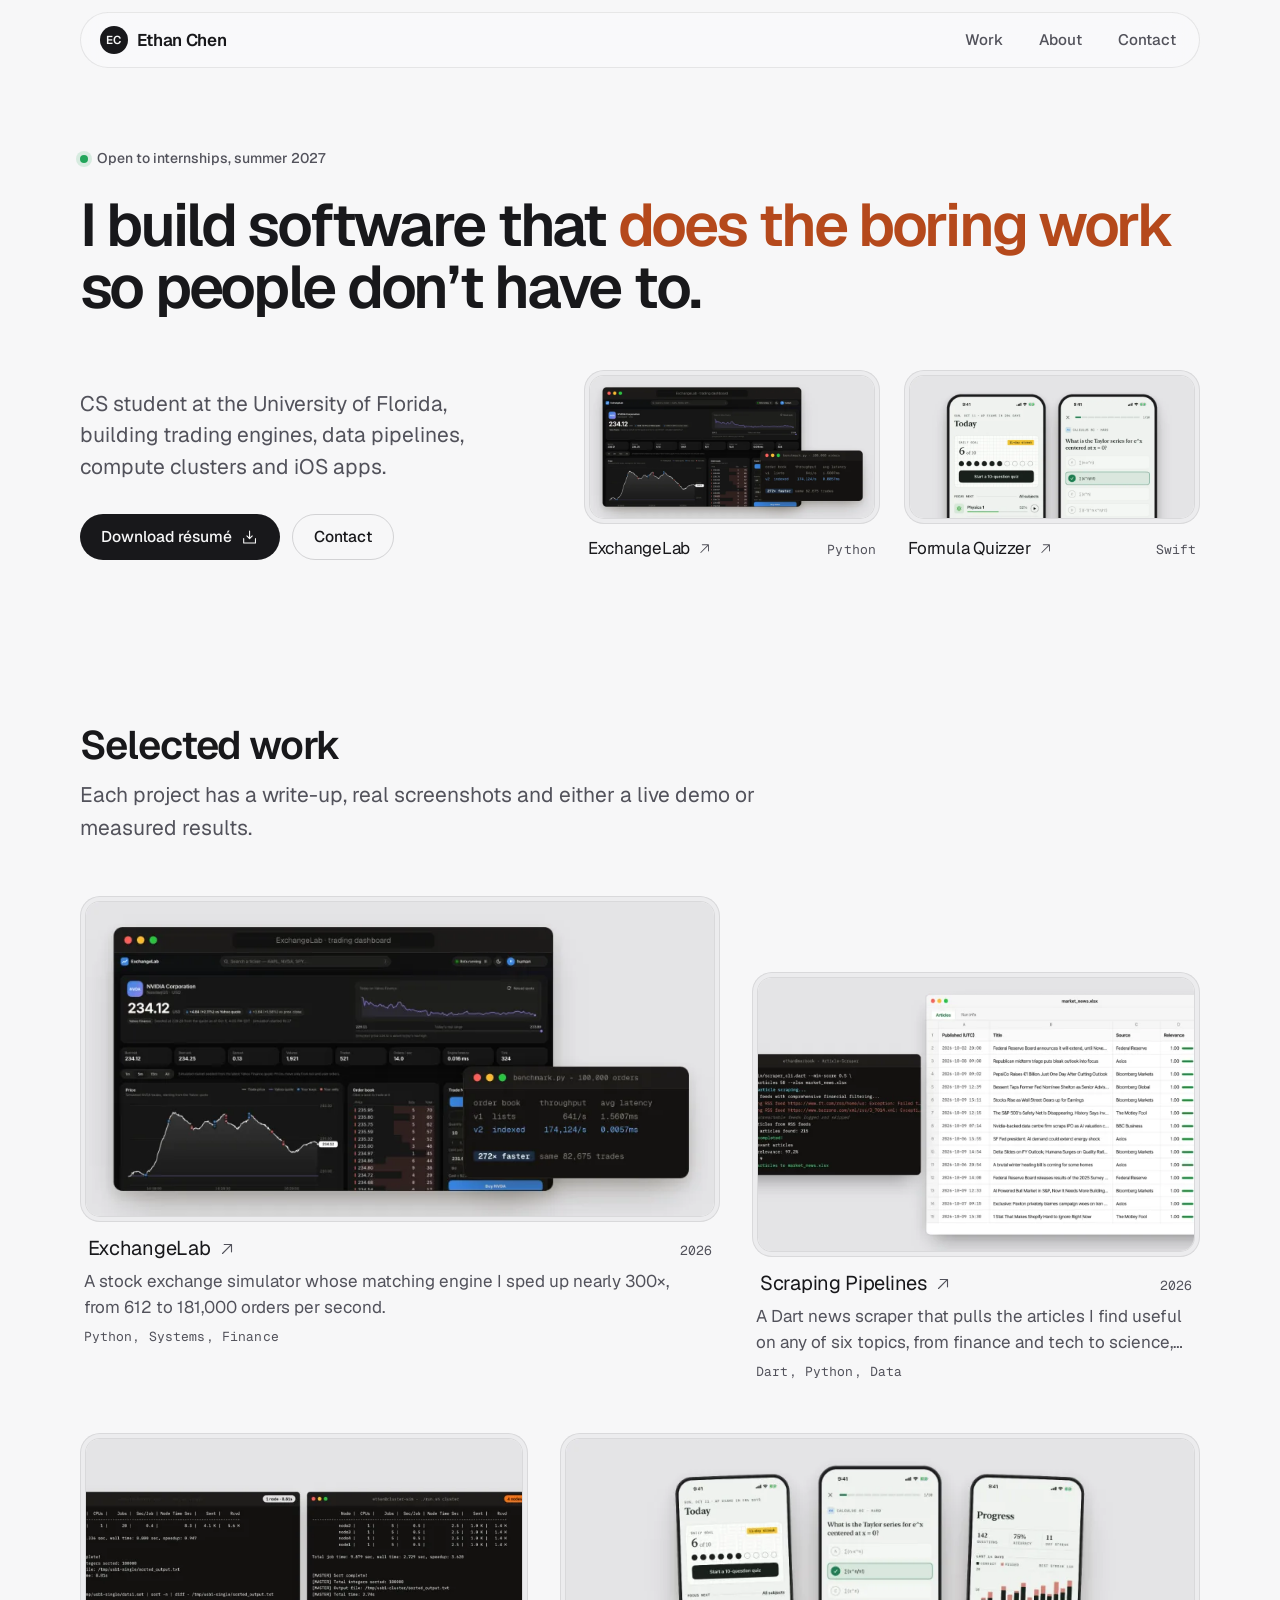
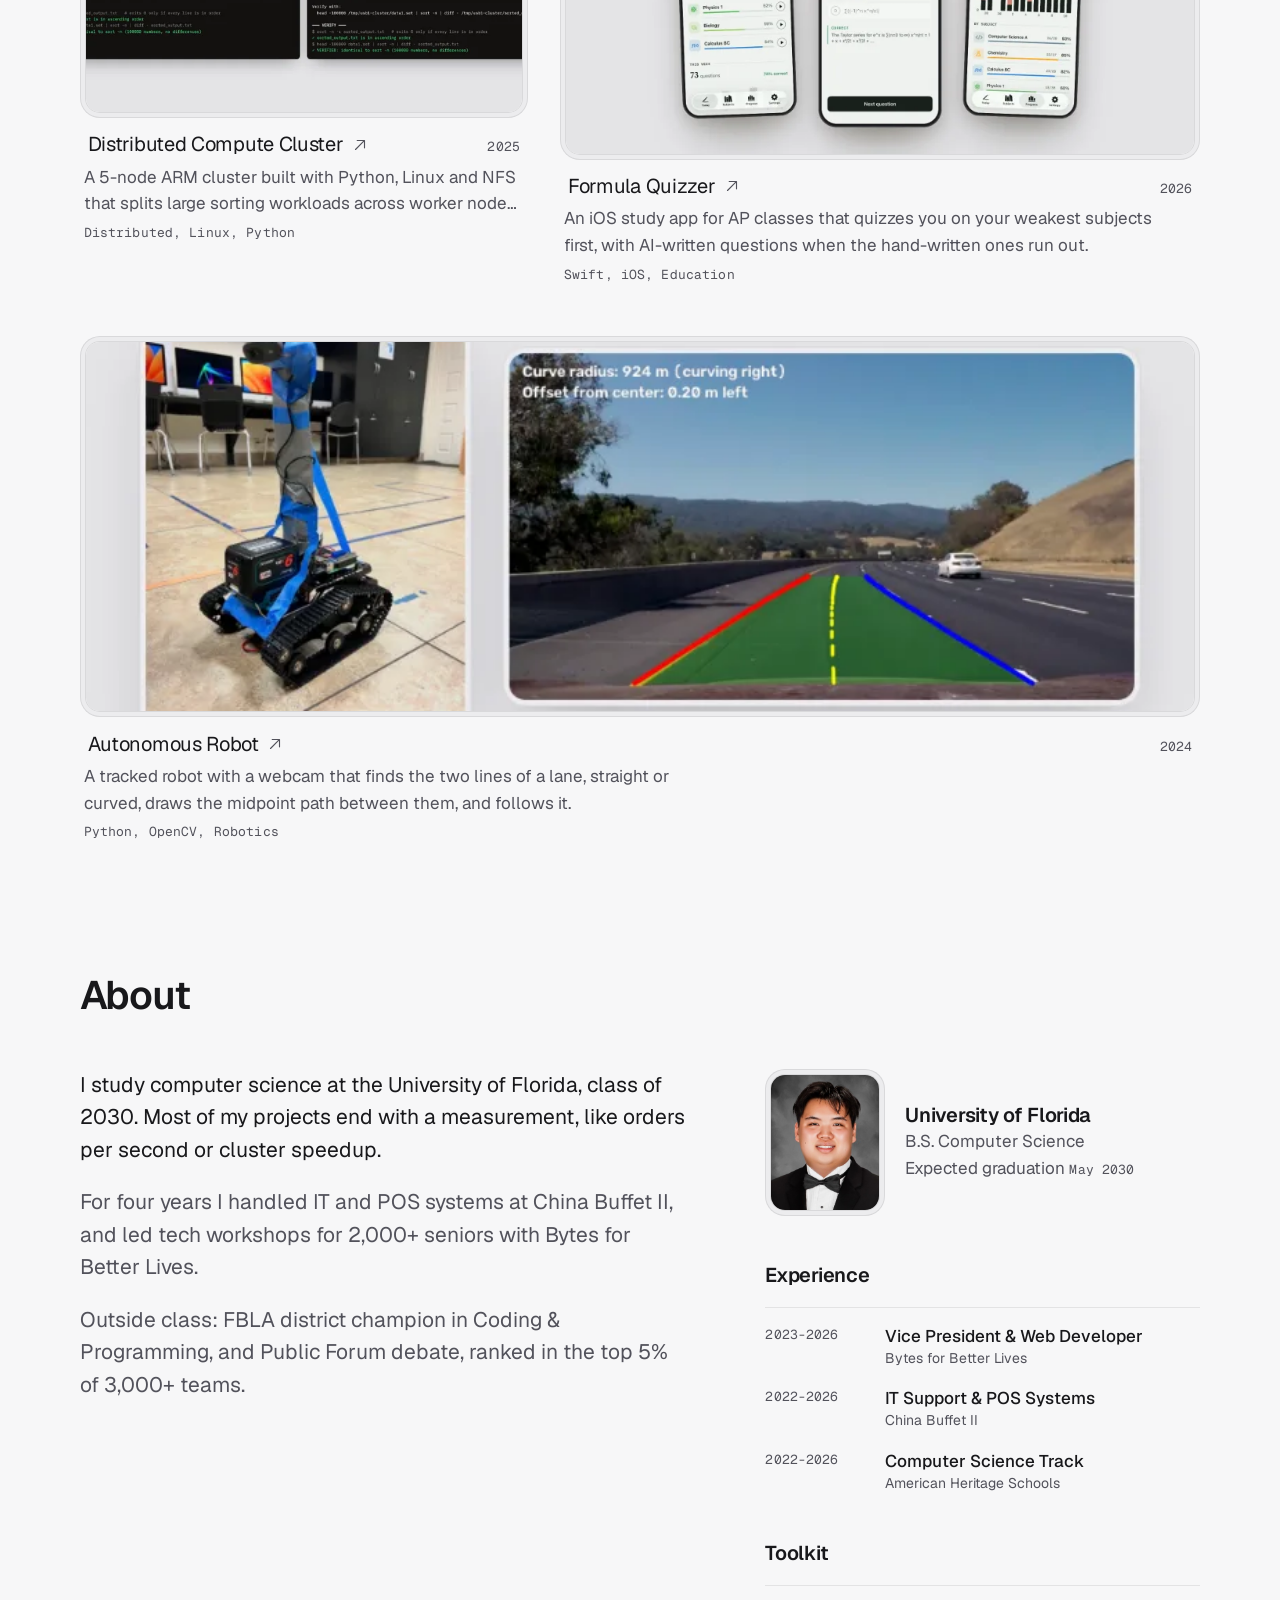
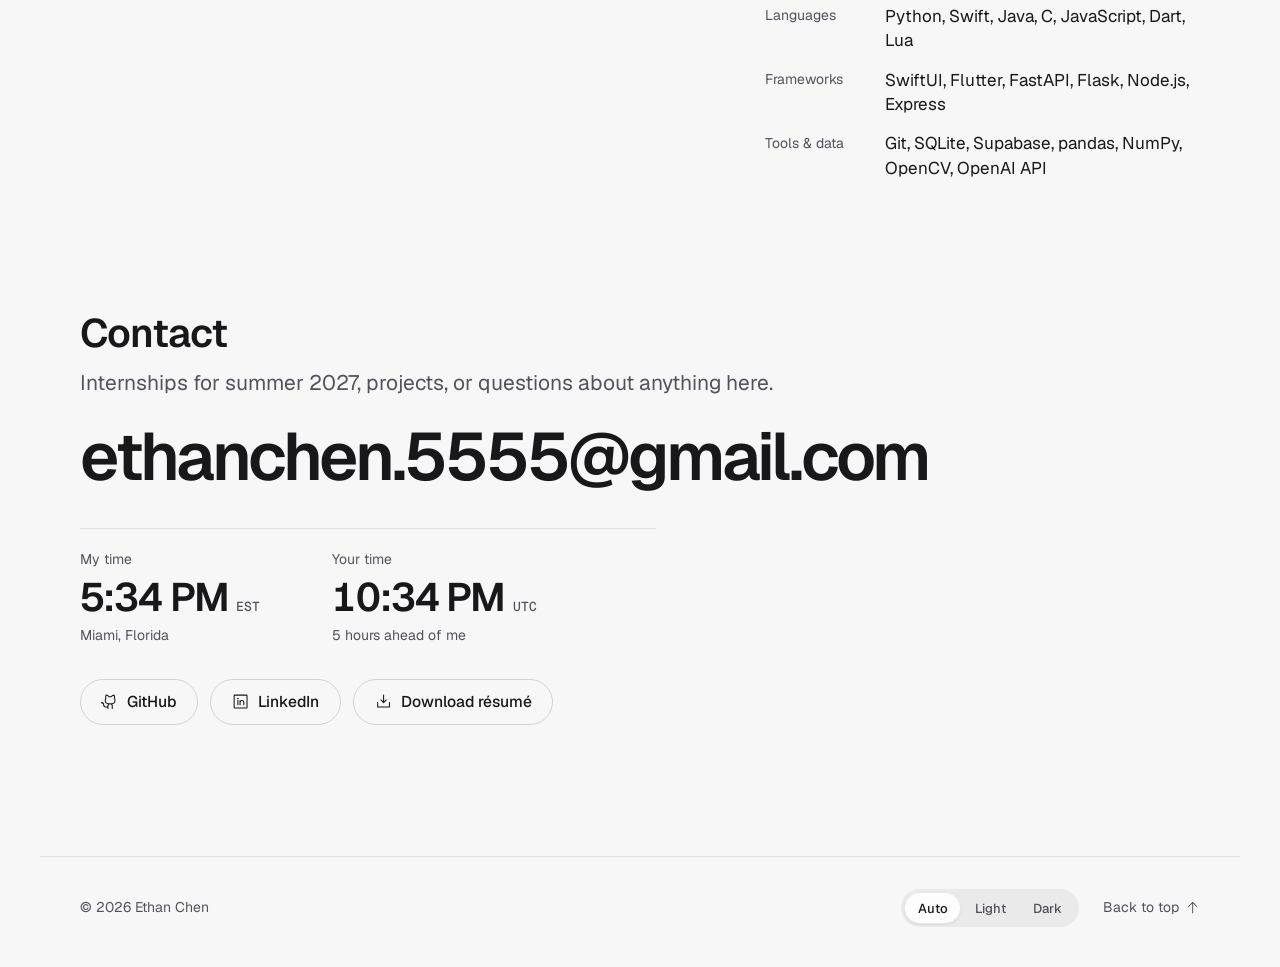
<file: index.html>
<!doctype html>
<html lang="en">
<head>
  <meta charset="utf-8">
  <meta name="viewport" content="width=device-width, initial-scale=1, viewport-fit=cover">
  <title>Ethan Chen, software engineer</title>
  <meta name="description" content="Ethan Chen, a computer science student at the University of Florida, building trading engines, data pipelines, compute clusters and iOS apps.">
  <meta name="theme-color" content="#f7f7f8" media="(prefers-color-scheme: light)">
  <meta name="theme-color" content="#0d0d0f" media="(prefers-color-scheme: dark)">
  <meta property="og:type" content="website">
  <meta property="og:title" content="Ethan Chen, software engineer">
  <meta property="og:description" content="Trading engines, data pipelines, compute clusters and iOS apps, each with a live demo or real benchmark.">
  <meta property="og:url" content="https://chenethan123.github.io/">
  <meta property="og:image" content="https://chenethan123.github.io/images/og.png">
  <meta property="og:image:width" content="1200">
  <meta property="og:image:height" content="630">
  <meta name="twitter:card" content="summary_large_image">
  <link rel="icon" href="favicon.svg" type="image/svg+xml">
  <link rel="apple-touch-icon" href="apple-touch-icon.png">
  <link rel="preload" href="fonts/Geist-Variable.woff2" as="font" type="font/woff2" crossorigin>
  <link rel="stylesheet" href="styles.css?v=c0968d00">
  <script>
    document.documentElement.classList.add('js');
    // Apply a saved theme choice before first paint (no flash)
    try { const t = localStorage.getItem('theme'); if (t === 'light' || t === 'dark') document.documentElement.dataset.theme = t; } catch (e) {}
  </script>
</head>
<body>
  <a class="skip" href="#main">Skip to content</a>

  <div class="nav-shell">
    <nav class="nav" aria-label="Primary">
      <a href="#top" class="brand" translate="no"><span class="brand__mark" aria-hidden="true">EC</span>Ethan Chen</a>
      <div class="nav__links">
        <a href="#work">Work</a>
        <a href="#about">About</a>
        <a href="#contact">Contact</a>
      </div>
      <button class="icon-btn menu-btn" id="menu-toggle" type="button" aria-expanded="false" aria-controls="menu" aria-label="Open menu">
        <span class="menu-btn__lines" aria-hidden="true"><span></span><span></span></span>
      </button>
    </nav>
  </div>
  <div class="menu" id="menu" aria-label="Menu">
    <a href="#work" style="--i:0">Work</a>
    <a href="#about" style="--i:1">About</a>
    <a href="#contact" style="--i:2">Contact</a>
  </div>

  <main id="main">
    <section class="hero wrap" id="top" aria-labelledby="hero-h">
      <p class="status" data-reveal><span class="status__dot" aria-hidden="true"></span>Open to internships, summer 2027</p>
      <h1 class="hero__title" id="hero-h" data-reveal style="--i:1">I build software that <span class="accent">does the boring work</span> so people don’t have to.</h1>
      <div class="hero__row">
        <div class="hero__copy" data-reveal style="--i:2">
          <p class="hero__lede">CS student at the University of Florida, building trading engines, data pipelines, compute clusters and iOS apps.</p>
          <div class="hero__ctas">
            <a class="btn btn--primary" href="Ethan_Chen_Resume.pdf" target="_blank" rel="noopener">
              Download résumé <svg class="icon icon--down" aria-hidden="true"><use href="icons.svg#i-download-simple"/></svg>
            </a>
            <a class="btn btn--ghost" href="#contact">Contact</a>
          </div>
        </div>
        <div class="hero__visual" aria-label="Featured projects">
          <a class="tile" href="#/work/exchangelab" data-slug="exchangelab" data-reveal style="--i:3">
            <span class="frame"><span class="frame__img"><img src="images/exchangelab/cover.png" srcset="images/exchangelab/cover-800.webp 800w, images/exchangelab/cover-1400.webp 1400w, images/exchangelab/cover.png 2000w" sizes="(max-width: 900px) 46vw, 340px" alt="ExchangeLab trading dashboard next to its benchmark results" width="2000" height="1000" fetchpriority="high"></span></span>
            <span class="tile__meta"><span class="tile__title">ExchangeLab <svg class="icon" aria-hidden="true"><use href="icons.svg#i-arrow-up-right"/></svg></span><span class="mono muted">Python</span></span>
          </a>
          <a class="tile" href="#/work/formula-quizzer" data-slug="formula-quizzer" data-reveal style="--i:4">
            <span class="frame"><span class="frame__img"><img src="images/formula-quizzer/preview.png" srcset="images/formula-quizzer/preview-800.webp 800w, images/formula-quizzer/preview-1400.webp 1400w, images/formula-quizzer/preview.png 2000w" sizes="(max-width: 900px) 46vw, 340px" alt="Formula Quizzer’s Today screen and a calculus question on two iPhones" width="2000" height="1000" fetchpriority="high"></span></span>
            <span class="tile__meta"><span class="tile__title">Formula Quizzer <svg class="icon" aria-hidden="true"><use href="icons.svg#i-arrow-up-right"/></svg></span><span class="mono muted">Swift</span></span>
          </a>
        </div>
      </div>
    </section>

    <section class="section wrap" id="work" aria-labelledby="work-h">
      <div class="section__head">
        <h2 class="section__title" id="work-h" data-reveal>Selected work</h2>
        <p class="section__lede" data-reveal style="--i:1">Each project has a write-up, real screenshots and either a live demo or measured results.</p>
      </div>
      <ul class="work" id="projects"><!-- Rendered from projects.js --></ul>
    </section>

    <section class="section wrap" id="about" aria-labelledby="about-h">
      <div class="section__head">
        <h2 class="section__title" id="about-h" data-reveal>About</h2>
      </div>
      <div class="about">
        <div class="about__text" data-reveal style="--i:1">
          <p>I study computer science at the University of Florida, class of 2030. Most of my projects end with a measurement, like orders per second or cluster speedup.</p>
          <p>For four years I handled IT and POS systems at China Buffet II, and led tech workshops for 2,000+ seniors with Bytes for Better Lives.</p>
          <p>Outside class: FBLA district champion in Coding &amp; Programming, and Public Forum debate, ranked in the top 5% of 3,000+ teams.</p>
        </div>
        <div class="about__side">
          <div class="profile" data-reveal style="--i:2">
            <!-- Headshot: images/headshot.jpg. The initials underneath show only if the photo fails to load. -->
            <figure class="headshot frame">
              <span class="frame__img">
                <span class="headshot__initials" aria-hidden="true">EC</span>
                <img src="images/headshot.jpg" alt="Ethan Chen" width="400" height="400" loading="lazy" decoding="async">
              </span>
            </figure>
            <div>
              <p class="edu__school">University of Florida</p>
              <p class="edu__detail">B.S. Computer Science</p>
              <p class="edu__detail">Expected graduation <span class="mono">May&nbsp;2030</span></p>
            </div>
          </div>
          <div data-reveal style="--i:3">
            <h3 class="about__h">Experience</h3>
            <ul class="xp">
              <li><span class="mono muted">2023-2026</span><div><p class="xp__role">Vice President &amp; Web Developer</p><p class="xp__org">Bytes for Better Lives</p></div></li>
              <li><span class="mono muted">2022-2026</span><div><p class="xp__role">IT Support &amp; POS Systems</p><p class="xp__org">China Buffet II</p></div></li>
              <li><span class="mono muted">2022-2026</span><div><p class="xp__role">Computer Science Track</p><p class="xp__org">American Heritage Schools</p></div></li>
            </ul>
          </div>
          <div data-reveal style="--i:4">
            <h3 class="about__h">Toolkit</h3>
            <dl class="kit">
              <div><dt>Languages</dt><dd>Python, Swift, Java, C, JavaScript, Dart, Lua</dd></div>
              <div><dt>Frameworks</dt><dd>SwiftUI, Flutter, FastAPI, Flask, Node.js, Express</dd></div>
              <div><dt>Tools &amp; data</dt><dd>Git, SQLite, Supabase, pandas, NumPy, OpenCV, OpenAI API</dd></div>
            </dl>
          </div>
        </div>
      </div>
    </section>

    <section class="section wrap" id="contact" aria-labelledby="contact-h">
      <h2 class="section__title" id="contact-h" data-reveal>Contact</h2>
      <p class="section__lede" data-reveal style="--i:1">Internships for summer 2027, projects, or questions about anything here.</p>
      <a class="contact__mail" href="mailto:ethanchen.5555@gmail.com" data-reveal style="--i:2">ethanchen.5555<wbr>@gmail.com</a>
      <dl class="clocks" id="clocks" data-reveal style="--i:3" hidden>
        <div class="clock">
          <dt>My time</dt>
          <dd><time class="clock__time" id="clock-mine">--:--</time> <span class="clock__zone" id="zone-mine">ET</span></dd>
          <dd class="clock__note">Miami, Florida</dd>
        </div>
        <div class="clock">
          <dt>Your time</dt>
          <dd><time class="clock__time" id="clock-yours">--:--</time> <span class="clock__zone" id="zone-yours"></span></dd>
          <dd class="clock__note" id="clock-diff"></dd>
        </div>
      </dl>
      <div class="contact__links" data-reveal style="--i:4">
        <a class="btn btn--ghost" href="https://github.com/chenethan123" target="_blank" rel="noopener"><svg class="icon" aria-hidden="true"><use href="icons.svg#i-github-logo"/></svg>GitHub</a>
        <a class="btn btn--ghost" href="https://www.linkedin.com/in/chenethan11/" target="_blank" rel="noopener"><svg class="icon" aria-hidden="true"><use href="icons.svg#i-linkedin-logo"/></svg>LinkedIn</a>
        <a class="btn btn--ghost" href="Ethan_Chen_Resume.pdf" target="_blank" rel="noopener"><svg class="icon" aria-hidden="true"><use href="icons.svg#i-download-simple"/></svg>Download résumé</a>
      </div>
    </section>
  </main>

  <footer class="footer wrap">
    <span>© <span id="year">2026</span> Ethan Chen</span>
    <div class="footer__end">
      <div class="theme-switch" role="group" aria-label="Color theme">
        <button type="button" data-theme-choice="auto" aria-pressed="true">Auto</button>
        <button type="button" data-theme-choice="light" aria-pressed="false">Light</button>
        <button type="button" data-theme-choice="dark" aria-pressed="false">Dark</button>
      </div>
      <a class="to-top" href="#top">Back to top <svg class="icon" aria-hidden="true"><use href="icons.svg#i-arrow-up"/></svg></a>
    </div>
  </footer>

  <!-- Case study (filled from projects.js) -->
  <dialog class="case" id="case" aria-labelledby="case-title">
    <div class="case__scroll" id="case-scroll">
      <div class="case__bar">
        <button class="btn btn--ghost" type="button" data-close>
          <svg class="icon" aria-hidden="true"><use href="icons.svg#i-arrow-left"/></svg>All work
        </button>
        <div class="case__nav">
          <button class="icon-btn" id="case-prev" type="button" aria-label="Previous project"><svg class="icon" aria-hidden="true"><use href="icons.svg#i-caret-left"/></svg></button>
          <button class="icon-btn" id="case-next" type="button" aria-label="Next project"><svg class="icon" aria-hidden="true"><use href="icons.svg#i-caret-right"/></svg></button>
        </div>
      </div>
      <article class="case__body wrap" id="case-body"></article>
    </div>
  </dialog>

  <!-- Image viewer -->
  <dialog class="lightbox" id="lightbox" aria-label="Image viewer">
    <button class="lightbox__close icon-btn" type="button" data-close aria-label="Close image viewer"><svg class="icon" aria-hidden="true"><use href="icons.svg#i-x"/></svg></button>
    <div class="lightbox__stage" id="lb-stage">
      <img class="lightbox__img" id="lb-img" alt="" draggable="false">
    </div>
    <div class="lightbox__bar">
      <button class="lightbox__arrow icon-btn" id="lb-prev" type="button" aria-label="Previous image"><svg class="icon" aria-hidden="true"><use href="icons.svg#i-arrow-left"/></svg></button>
      <p class="lightbox__cap" id="lb-cap" aria-live="polite"></p>
      <button class="lightbox__arrow icon-btn" id="lb-next" type="button" aria-label="Next image"><svg class="icon" aria-hidden="true"><use href="icons.svg#i-arrow-right"/></svg></button>
    </div>
  </dialog>

  <script src="projects.js?v=1c54841a"></script>
  <script src="script.js?v=06ebb352"></script>
</body>
</html>
</file>
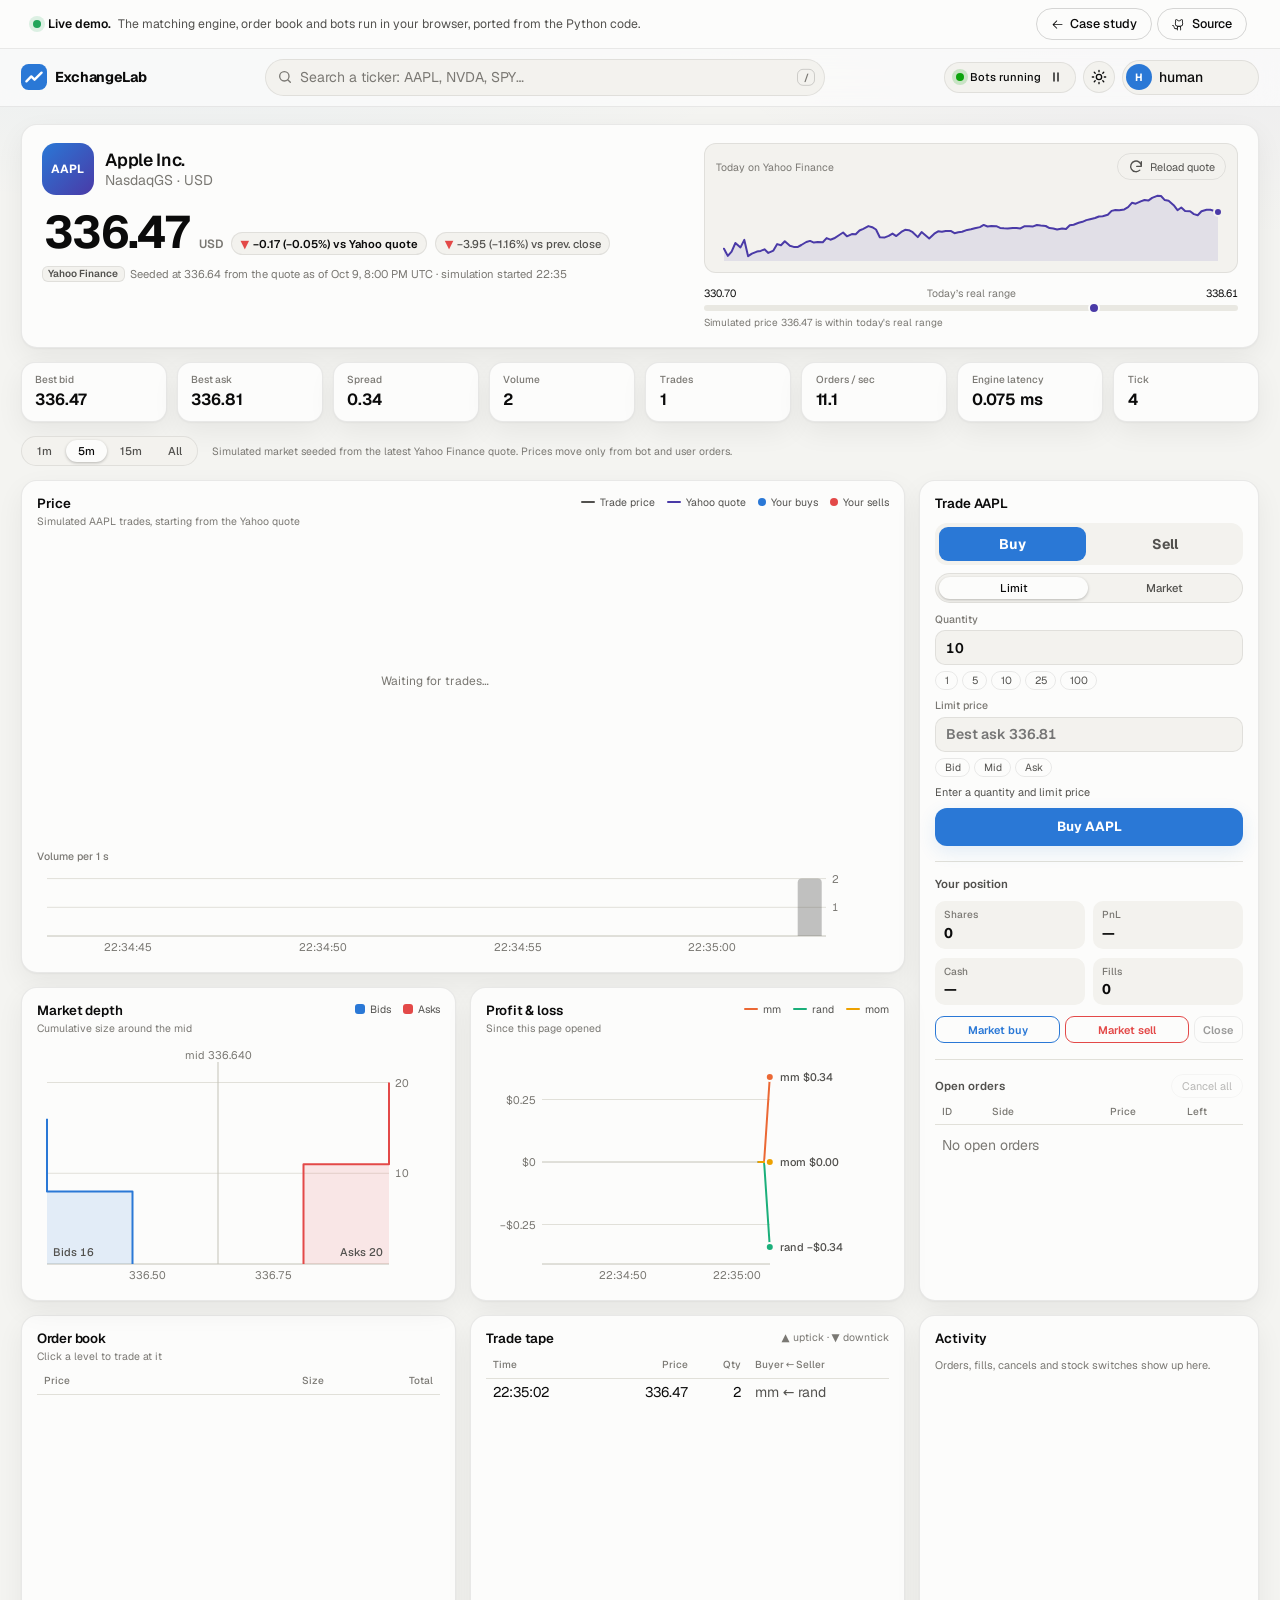
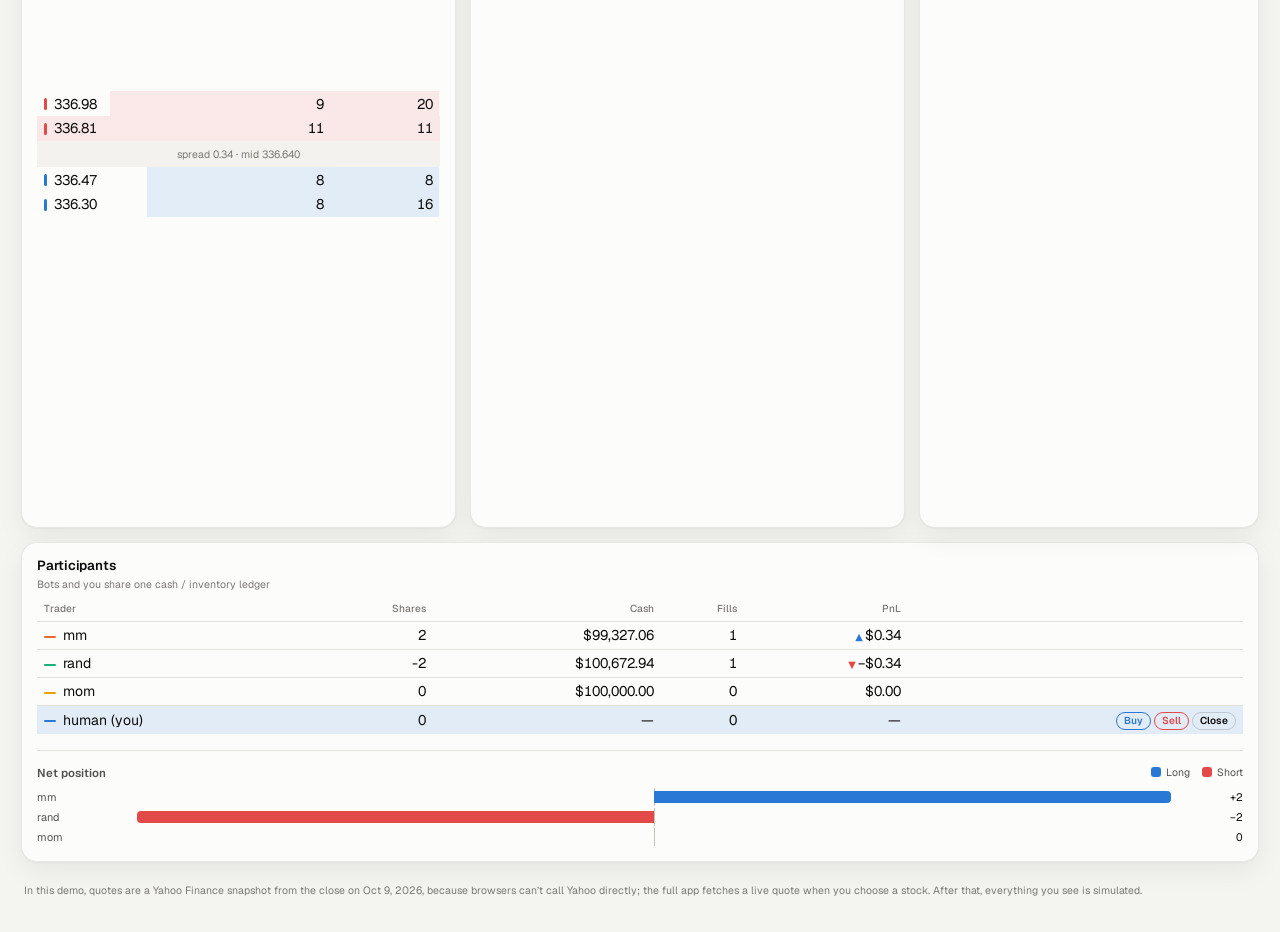
<file: demo/exchange/index.html>
<!DOCTYPE html>
<html lang="en" data-theme="dark">
<head>
  <meta charset="UTF-8" />
  <meta name="viewport" content="width=device-width, initial-scale=1" />
  <title>ExchangeLab demo, Ethan Chen</title>
  <meta name="description" content="Live demo: trade against market-making, momentum and random bots on a price-time-priority matching engine, running in your browser." />
  <link rel="icon" href="data:image/svg+xml,%3Csvg xmlns='http://www.w3.org/2000/svg' viewBox='0 0 16 16'%3E%3Crect width='16' height='16' rx='4' fill='%233987e5'/%3E%3Cpath d='M3 11l3-3 2 2 5-5' fill='none' stroke='white' stroke-width='1.8' stroke-linecap='round' stroke-linejoin='round'/%3E%3C/svg%3E" />
  <link rel="icon" href="../../favicon.svg" type="image/svg+xml" />
  <link rel="preload" href="../../fonts/Geist-Variable.woff2" as="font" type="font/woff2" crossorigin />
  <link rel="stylesheet" href="styles.css?v=a789dfc2" />
  <link rel="stylesheet" href="../demo.css?v=724968c1" />
  <style>
    /* Portfolio demo bar (not part of the ExchangeLab repo) */
    :root { --font: "Geist", system-ui, -apple-system, "Segoe UI", sans-serif; }
    .demo-bar {
      display: flex; align-items: center; justify-content: space-between; gap: 0.75rem 1.5rem; flex-wrap: wrap;
      padding: 0.6rem clamp(1rem, 2.6vw, 2.5rem); background: var(--surface); border-bottom: 1px solid var(--border);
      font: 400 0.875rem/1.4 var(--font); color: var(--ink-2);
    }
    .demo-bar .d-btn { height: 2.25rem; border-color: var(--border-strong); color: var(--ink-1); }
    .demo-bar .d-btn:hover { border-color: var(--ink-1); background: var(--surface-2); }
    .demo-bar__note { display: inline-flex; align-items: center; gap: 0.5rem; }
    .demo-bar__note::before { content: ""; width: 8px; height: 8px; border-radius: 999px; background: #22a55a; box-shadow: 0 0 0 4px rgb(34 165 90 / 0.15); }
    .demo-bar__note b { color: var(--ink-1); font-weight: 600; }
    .visually-hidden { position: absolute; width: 1px; height: 1px; overflow: hidden; clip-path: inset(50%); white-space: nowrap; }
    @media (max-width: 640px) { .demo-bar .d-label-long { display: none; } .demo-bar__note span { display: none; } }
    @media (prefers-reduced-motion: reduce) { *, *::before, *::after { animation-duration: 0.01ms !important; transition-duration: 0.01ms !important; } }
  </style>
  <script>
    try {
      const t = localStorage.getItem("exchangelab.theme") || localStorage.getItem("theme");
      // Same rule as the portfolio: a saved choice wins, otherwise follow the system
      document.documentElement.dataset.theme = (t === "light" || t === "dark") ? t
        : (matchMedia("(prefers-color-scheme: light)").matches ? "light" : "dark");
    } catch {}
  </script>
</head>
<body>
  <div class="demo-bar">
    <p class="demo-bar__note"><b>Live demo.</b><span>The matching engine, order book and bots run in your browser, ported from the Python code.</span></p>
    <div class="d-links">
      <a class="d-btn" href="../../#/work/exchangelab"><svg class="d-icon d-icon--back" aria-hidden="true"><use href="../../icons.svg#i-arrow-left"/></svg><span class="d-label-long">Case study</span><span class="visually-hidden">Back to the case study</span></a>
      <a class="d-btn" href="https://github.com/chenethan123/ExchangeLab" target="_blank" rel="noopener"><svg class="d-icon d-icon--out" aria-hidden="true"><use href="../../icons.svg#i-github-logo"/></svg><span class="d-label-long">Source</span><span class="visually-hidden">Source on GitHub</span></a>
    </div>
  </div>
  <nav class="nav">
    <div class="nav-brand">
      <svg class="logo" viewBox="0 0 24 24" aria-hidden="true"><rect width="24" height="24" rx="7"/><path d="M5 16l4.5-4.5 3 3L19 8" fill="none" stroke="#fff" stroke-width="2.2" stroke-linecap="round" stroke-linejoin="round"/></svg>
      <span>ExchangeLab</span>
    </div>

    <div class="search" id="search">
      <svg class="search-icon" viewBox="0 0 24 24" aria-hidden="true"><circle cx="11" cy="11" r="7"/><path d="M20 20l-3.5-3.5"/></svg>
      <input id="symbol-input" type="text" placeholder="Search a ticker: AAPL, NVDA, SPY…" autocomplete="off" spellcheck="false"
             role="combobox" aria-expanded="false" aria-controls="symbol-list" aria-label="Choose a stock" maxlength="15" />
      <kbd>/</kbd>
      <ul class="suggestions" id="symbol-list" role="listbox" hidden></ul>
    </div>

    <div class="nav-actions">
      <button type="button" class="bot-toggle" id="sim-toggle" aria-label="Pause bots">
        <span class="status-dot" id="sim-dot"></span>
        <span id="sim-text">Connecting</span>
        <svg class="icon" id="sim-icon" viewBox="0 0 24 24" aria-hidden="true"><path d="M9 6v12M15 6v12"/></svg>
      </button>
      <button type="button" class="icon-btn" id="theme-toggle" aria-label="Toggle light and dark theme">
        <svg class="icon icon-sun" viewBox="0 0 24 24" aria-hidden="true"><circle cx="12" cy="12" r="4"/><path d="M12 2v2M12 20v2M4.9 4.9l1.4 1.4M17.7 17.7l1.4 1.4M2 12h2M20 12h2M4.9 19.1l1.4-1.4M17.7 6.3l1.4-1.4"/></svg>
        <svg class="icon icon-moon" viewBox="0 0 24 24" aria-hidden="true"><path d="M21 12.8A9 9 0 1 1 11.2 3a7 7 0 0 0 9.8 9.8z"/></svg>
      </button>
      <label class="trader-chip" title="Your trader name">
        <span class="avatar" id="avatar">H</span>
        <input id="trader" value="human" maxlength="32" aria-label="Trader name" />
      </label>
    </div>
  </nav>

  <div class="page">
    <section class="instrument card" aria-live="polite">
      <div class="instrument-main">
        <div class="instrument-title">
          <span class="ticker" id="inst-ticker">—</span>
          <div>
            <h1 id="inst-name">Loading market…</h1>
            <p class="muted" id="inst-meta">—</p>
          </div>
        </div>
        <div class="price-row">
          <span class="price" id="last">—</span>
          <span class="currency" id="currency"></span>
          <span class="chip" id="delta-seed">—</span>
          <span class="chip subtle" id="delta-prev" hidden></span>
        </div>
        <p class="seed-line" id="seed-line">—</p>
      </div>
      <div class="instrument-side">
        <div class="today">
          <div class="today-head">
            <span>Today on Yahoo Finance</span>
            <button type="button" class="ghost-btn" id="reload-quote" title="Fetch the latest quote and restart this market">
              <svg class="icon" viewBox="0 0 24 24" aria-hidden="true"><path d="M20 11a8 8 0 1 0-2.3 5.7M20 4v7h-7"/></svg>
              Reload quote
            </button>
          </div>
          <div id="today-chart" class="chart-host"></div>
        </div>
        <div class="range" id="day-range" hidden>
          <div class="range-labels"><span id="range-low">—</span><span class="muted">Today’s real range</span><span id="range-high">—</span></div>
          <div class="range-track"><span class="range-mark" id="range-mark"></span></div>
          <p class="range-note" id="range-note"></p>
        </div>
      </div>
    </section>

    <section class="kpis" aria-label="Market statistics">
      <div class="kpi"><span>Best bid</span><strong id="bid">—</strong></div>
      <div class="kpi"><span>Best ask</span><strong id="ask">—</strong></div>
      <div class="kpi"><span>Spread</span><strong id="spread">—</strong></div>
      <div class="kpi"><span>Volume</span><strong id="volume">—</strong></div>
      <div class="kpi"><span>Trades</span><strong id="trade-count">—</strong></div>
      <div class="kpi"><span>Orders / sec</span><strong id="ops">—</strong></div>
      <div class="kpi"><span>Engine latency</span><strong id="latency">—</strong></div>
      <div class="kpi"><span>Tick</span><strong id="tick">—</strong></div>
    </section>

    <div class="toolbar">
      <div class="segmented" role="group" aria-label="Chart time window">
        <button type="button" data-window="1m">1m</button>
        <button type="button" data-window="5m">5m</button>
        <button type="button" data-window="15m">15m</button>
        <button type="button" data-window="all">All</button>
      </div>
      <span class="muted small">Simulated market seeded from the latest Yahoo Finance quote. Prices move only from bot and user orders.</span>
    </div>

    <main class="grid">
      <section class="card area-price">
        <header class="card-head">
          <div><h2>Price</h2><p class="muted small" id="price-sub">Simulated trades</p></div>
          <div class="legend">
            <span><i class="key line neutral"></i>Trade price</span>
            <span><i class="key line ref"></i>Yahoo quote</span>
            <span><i class="key dot buy"></i>Your buys</span>
            <span><i class="key dot sell"></i>Your sells</span>
          </div>
        </header>
        <div id="price-chart" class="chart-host"></div>
        <h3 class="sub-head" id="volume-title">Volume</h3>
        <div id="volume-chart" class="chart-host"></div>
      </section>

      <section class="card area-book">
        <header class="card-head">
          <div><h2>Order book</h2><p class="muted small">Click a level to trade at it</p></div>
        </header>
        <table class="ladder">
          <thead><tr><th>Price</th><th class="num">Size</th><th class="num">Total</th></tr></thead>
          <tbody id="book"></tbody>
        </table>
      </section>

      <section class="card area-ticket">
        <header class="card-head"><div><h2>Trade <span id="ticket-symbol">—</span></h2></div></header>
        <form id="order-form" autocomplete="off">
          <div class="side-toggle" role="group" aria-label="Side">
            <button type="button" class="side buy" data-side="BUY">Buy</button>
            <button type="button" class="side sell" data-side="SELL">Sell</button>
          </div>
          <div class="segmented full" role="group" aria-label="Order type">
            <button type="button" data-type="LIMIT">Limit</button>
            <button type="button" data-type="MARKET">Market</button>
          </div>
          <label class="field">
            <span>Quantity</span>
            <input id="qty" type="number" min="1" step="1" value="10" required />
          </label>
          <div class="chips" id="qty-chips">
            <button type="button" data-qty="1">1</button>
            <button type="button" data-qty="5">5</button>
            <button type="button" data-qty="10">10</button>
            <button type="button" data-qty="25">25</button>
            <button type="button" data-qty="100">100</button>
          </div>
          <label class="field">
            <span>Limit price</span>
            <input id="price" inputmode="decimal" placeholder="0.00" />
          </label>
          <div class="chips" id="price-chips">
            <button type="button" data-price="bid">Bid</button>
            <button type="button" data-price="mid">Mid</button>
            <button type="button" data-price="ask">Ask</button>
          </div>
          <p class="estimate" id="estimate">—</p>
          <button id="submit" type="submit" class="primary">Buy</button>
        </form>

        <div class="position">
          <h3>Your position</h3>
          <div class="mini-kpis">
            <div><span>Shares</span><strong id="pos-shares">0</strong></div>
            <div><span>PnL</span><strong id="pos-pnl">—</strong></div>
            <div><span>Cash</span><strong id="pos-cash">—</strong></div>
            <div><span>Fills</span><strong id="pos-trades">0</strong></div>
          </div>
          <div class="quick-row">
            <button type="button" class="quick buy" id="quick-buy">Market buy</button>
            <button type="button" class="quick sell" id="quick-sell">Market sell</button>
            <button type="button" class="quick" id="quick-close">Close</button>
          </div>
        </div>

        <div class="orders-block">
          <div class="block-head">
            <h3>Open orders</h3>
            <button type="button" class="ghost-btn" id="cancel-all">Cancel all</button>
          </div>
          <table class="compact">
            <thead><tr><th>ID</th><th>Side</th><th class="num">Price</th><th class="num">Left</th><th></th></tr></thead>
            <tbody id="open-orders"></tbody>
          </table>
        </div>
      </section>

      <section class="card area-depth">
        <header class="card-head">
          <div><h2>Market depth</h2><p class="muted small">Cumulative size around the mid</p></div>
          <div class="legend">
            <span><i class="key area buy"></i>Bids</span>
            <span><i class="key area sell"></i>Asks</span>
          </div>
        </header>
        <div id="depth-chart" class="chart-host"></div>
      </section>

      <section class="card area-pnl">
        <header class="card-head">
          <div><h2>Profit &amp; loss</h2><p class="muted small">Since this page opened</p></div>
          <div class="legend" id="pnl-legend"></div>
        </header>
        <div id="pnl-chart" class="chart-host"></div>
      </section>

      <section class="card area-tape">
        <header class="card-head">
          <div><h2>Trade tape</h2></div>
          <span class="muted small">▲ uptick · ▼ downtick</span>
        </header>
        <table class="compact tape">
          <thead><tr><th>Time</th><th class="num">Price</th><th class="num">Qty</th><th>Buyer ← Seller</th></tr></thead>
          <tbody id="tape"></tbody>
        </table>
      </section>

      <section class="card area-parts">
        <header class="card-head"><div><h2>Participants</h2><p class="muted small">Bots and you share one cash / inventory ledger</p></div></header>
        <table class="compact">
          <thead><tr><th>Trader</th><th class="num">Shares</th><th class="num">Cash</th><th class="num">Fills</th><th class="num">PnL</th><th></th></tr></thead>
          <tbody id="participants"></tbody>
        </table>
        <div class="positions">
          <div class="block-head">
            <h3>Net position</h3>
            <div class="legend"><span><i class="key area buy"></i>Long</span><span><i class="key area sell"></i>Short</span></div>
          </div>
          <div id="positions" role="img" aria-label="Net shares held by each participant"></div>
        </div>
      </section>

      <section class="card area-log">
        <header class="card-head"><div><h2>Activity</h2></div></header>
        <ol class="log" id="log"></ol>
      </section>
    </main>

    <footer>
      In this demo, quotes are a Yahoo Finance snapshot from the close on Oct 9, 2026, because browsers can’t call Yahoo directly; the full app fetches a live quote when you choose a stock. After that, everything you see is simulated.
    </footer>
  </div>

  <div class="overlay" id="overlay" hidden>
    <div class="overlay-card">
      <span class="spinner" aria-hidden="true"></span>
      <p id="overlay-text">Loading…</p>
    </div>
  </div>
  <div class="toasts" id="toasts" aria-live="polite"></div>

  <!-- Answers the dashboard's API calls in the browser (replaces the FastAPI server) -->
  <script src="sim.js?v=2afe85f0"></script>
  <script type="module" src="app.js?v=f7fc080e"></script>
</body>
</html>
</file>
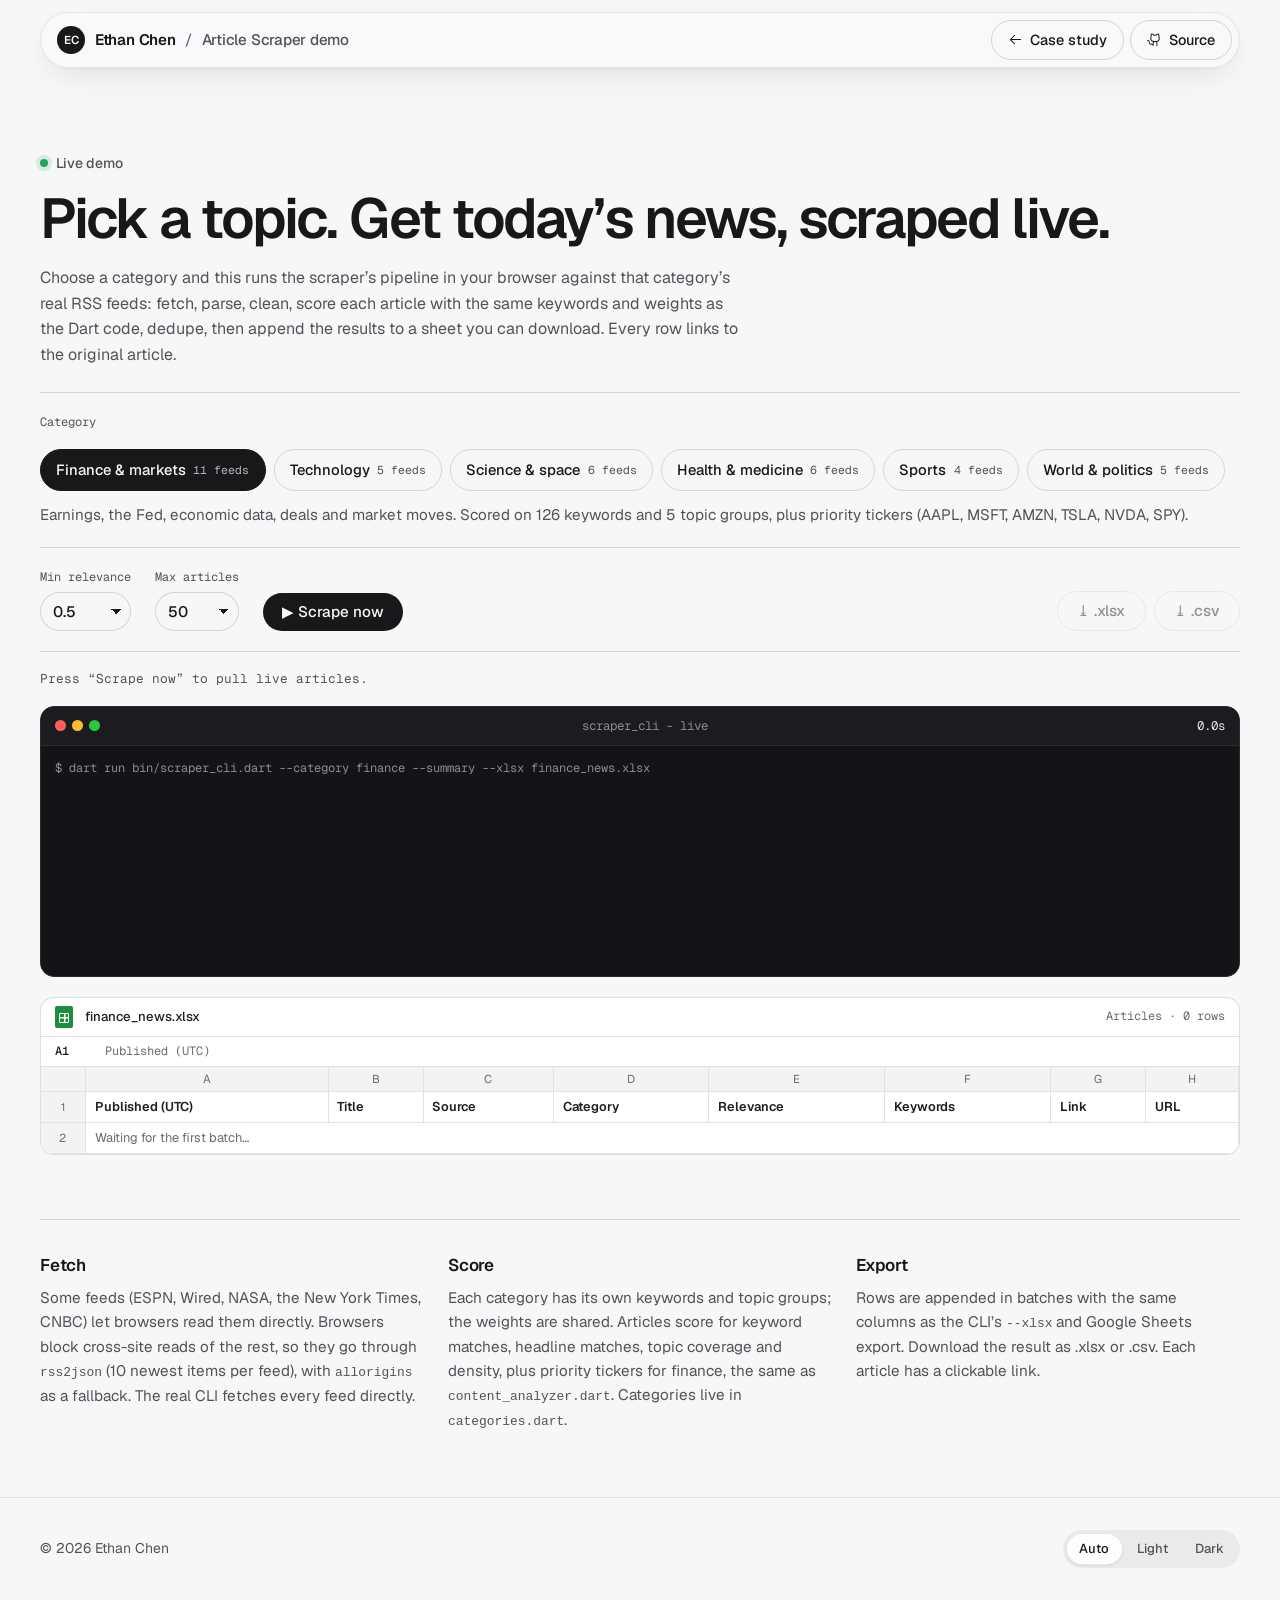
<file: demo/articles.html>
<!doctype html>
<html lang="en">
<head>
  <meta charset="utf-8">
  <meta name="viewport" content="width=device-width, initial-scale=1">
  <title>Article scraper demo, Ethan Chen</title>
  <meta name="description" content="Live demo: pick a topic, scrape real news from RSS feeds, score relevance, and export to a spreadsheet, all in your browser.">
  <link rel="icon" href="../favicon.svg" type="image/svg+xml">
  <meta name="theme-color" content="#f7f7f8" media="(prefers-color-scheme: light)">
  <meta name="theme-color" content="#0d0d0f" media="(prefers-color-scheme: dark)">
  <link rel="preload" href="../fonts/Geist-Variable.woff2" as="font" type="font/woff2" crossorigin>
  <style>
    @font-face { font-family: "Geist"; src: url("../fonts/Geist-Variable.woff2") format("woff2"); font-weight: 100 900; font-display: swap; }
    @font-face { font-family: "Geist Mono"; src: url("../fonts/GeistMono-Variable.woff2") format("woff2"); font-weight: 100 900; font-display: swap; }
  </style>
  <style>
    :root {
      --bg: #f7f7f8; --ink: #18181b; --ink-2: #52525b; --line: rgb(24 24 27 / 0.14); --accent: #b5491c; --accent-ink: #fff;
      --term: #141416; --term-2: #1c1c20; --term-ink: #e4e4e7; --term-dim: #8b8b93; --term-line: #2a2a2e;
      --sheet: #ffffff; --sheet-head: #f3f3f3; --sheet-grid: #e2e2e2; --sheet-ink: #1f1f1f; --sheet-dim: #6b6b6b; --sheet-sel: #e6f4ea;
      --link: #1a5fd0;
      --gutter: clamp(1rem, 0.5rem + 2.5vw, 3rem);
      --mono: "Geist Mono", ui-monospace, monospace;
    }
    @media (prefers-color-scheme: dark) {
      :root:not([data-theme="light"]) {
        --bg: #0d0d0f; --ink: #ededef; --ink-2: #a1a1aa; --line: rgb(255 255 255 / 0.12); --accent: #e68c56; --accent-ink: #18181b; --term: #09090b; --term-2: #161619;
        --sheet: #1b1b1b; --sheet-head: #242424; --sheet-grid: #333; --sheet-ink: #e6e6e6; --sheet-dim: #9a9a9a; --sheet-sel: #173323; --link: #7aa7ff;
      }
    }
    :root[data-theme="dark"] {
      --bg: #0d0d0f; --ink: #ededef; --ink-2: #a1a1aa; --line: rgb(255 255 255 / 0.12); --accent: #e68c56; --accent-ink: #18181b; --term: #09090b; --term-2: #161619;
      --sheet: #1b1b1b; --sheet-head: #242424; --sheet-grid: #333; --sheet-ink: #e6e6e6; --sheet-dim: #9a9a9a; --sheet-sel: #173323; --link: #7aa7ff;
    }

    * { box-sizing: border-box; }
    body { margin: 0; background: var(--bg); color: var(--ink); font: 400 1rem/1.6 "Geist", system-ui, sans-serif; -webkit-font-smoothing: antialiased; }
    a { color: inherit; }
    .wrap { max-width: 1400px; margin-inline: auto; padding-inline: var(--gutter); }

    header.top { display: flex; align-items: center; justify-content: space-between; gap: 1rem; height: 4rem; border-bottom: 1px solid var(--line); }
    header.top a { text-decoration: none; font-family: var(--mono); font-size: .85rem; color: var(--ink-2); }
    header.top a:hover { color: var(--ink); }

    .intro { padding-block: clamp(2rem, 5vw, 4rem) 1.5rem; display: grid; gap: 1rem; }
    .eyebrow { display: inline-flex; align-items: center; gap: .5rem; font-size: .875rem; font-weight: 500; color: var(--ink-2); }
    .eyebrow::before { content: ""; width: 8px; height: 8px; border-radius: 999px; background: #22a55a; box-shadow: 0 0 0 4px rgb(34 165 90 / 0.15); }
    h1 { margin: 0; font: 600 clamp(2.1rem, 1.3rem + 3vw, 3.5rem)/1.05 "Geist", system-ui, sans-serif; letter-spacing: -0.035em; text-wrap: balance; }
    .intro p { margin: 0; max-width: 64ch; color: var(--ink-2); }

    .cats { margin: 0; padding: 1.25rem 0 0; border: 0; border-top: 1px solid var(--line); display: flex; flex-wrap: wrap; gap: .5rem; }
    .cats legend { float: left; width: 100%; padding: 0; margin-bottom: .6rem; font-family: var(--mono); font-size: .75rem; color: var(--ink-2); }
    .cat { position: relative; }
    .cat input { position: absolute; opacity: 0; inset: 0; margin: 0; cursor: pointer; }
    .cat span { display: inline-flex; align-items: center; gap: .45rem; padding: .5rem .95rem; border: 1px solid var(--line); border-radius: 999px; font-size: .92rem; font-weight: 500; transition: border-color .15s, background-color .15s, color .15s; }
    .cat span small { font-family: var(--mono); font-size: .72rem; font-weight: 400; color: var(--ink-2); }
    .cat:hover span { border-color: var(--ink); }
    .cat input:checked + span { background: var(--ink); border-color: var(--ink); color: var(--bg); }
    .cat input:checked + span small { color: inherit; opacity: .7; }
    .cat input:focus-visible + span { outline: 2px solid var(--accent); outline-offset: 2px; }
    .cat input:disabled { cursor: not-allowed; }
    .cat-desc { margin: 0; padding: .75rem 0 1.25rem; color: var(--ink-2); font-size: .95rem; min-height: 1.6em; }
    .controls { display: flex; flex-wrap: wrap; align-items: end; gap: 1rem 1.5rem; padding-block: 1.25rem; border-top: 1px solid var(--line); border-bottom: 1px solid var(--line); }
    .field { display: grid; gap: .3rem; }
    .field span { font-family: var(--mono); font-size: .75rem; color: var(--ink-2); }
    select, button { font: 500 .95rem "Geist", sans-serif; color: var(--ink); }
    select { padding: .55rem 2rem .55rem .75rem; border: 1px solid var(--line); border-radius: 999px; background: var(--bg); appearance: none;
      background-image: linear-gradient(45deg, transparent 50%, currentColor 50%), linear-gradient(135deg, currentColor 50%, transparent 50%);
      background-position: calc(100% - 14px) 50%, calc(100% - 9px) 50%; background-size: 5px 5px; background-repeat: no-repeat; }
    .btn { padding: .6rem 1.2rem; border-radius: 999px; cursor: pointer; display: inline-flex; gap: .5rem; align-items: center; border: 1px solid var(--line); background: transparent; }
    .btn:hover:not(:disabled) { border-color: var(--ink); }
    .btn--primary { border: 0; background: var(--ink); color: var(--bg); }
    .btn--primary:hover:not(:disabled) { background: var(--accent); color: var(--accent-ink); }
    .btn:disabled { opacity: .45; cursor: not-allowed; }
    .downloads { display: flex; gap: .5rem; margin-left: auto; }
    @media (max-width: 700px) { .downloads { margin-left: 0; } }

    .stats { display: flex; flex-wrap: wrap; gap: .5rem 2rem; padding-block: 1rem; font-family: var(--mono); font-size: .8rem; color: var(--ink-2); min-height: 3.4rem; align-items: center; }
    .stats b { color: var(--ink); font-weight: 500; }

    .layout { display: grid; grid-template-columns: minmax(0, 1fr); gap: 1.25rem; padding-bottom: 4rem; }

    /* Terminal */
    .term { background: var(--term); color: var(--term-ink); border-radius: 14px; overflow: hidden; border: 1px solid var(--term-line); }
    .bar { display: flex; align-items: center; gap: .75rem; padding: .55rem .9rem; background: var(--term-2); border-bottom: 1px solid var(--term-line); }
    .dots { display: flex; gap: 6px; } .dots i { width: 11px; height: 11px; border-radius: 50%; }
    .dots i:nth-child(1) { background: #ff5f57; } .dots i:nth-child(2) { background: #febc2e; } .dots i:nth-child(3) { background: #28c840; }
    .bar__title { font-family: var(--mono); font-size: .78rem; color: var(--term-dim); flex: 1; text-align: center; white-space: nowrap; overflow: hidden; text-overflow: ellipsis; }
    .bar__meta { font-family: var(--mono); font-size: .78rem; min-width: 5ch; text-align: right; }
    .log { margin: 0; padding: .8rem .9rem; height: 230px; overflow: auto; font: 400 .76rem/1.55 var(--mono); white-space: pre-wrap; word-break: break-word; }
    .log .dim { color: var(--term-dim); } .log .ok { color: #4ade80; } .log .err { color: #e08273; } .log .head { color: #67c7d9; font-weight: 500; } .log .warn { color: #fbbf24; }

    /* Spreadsheet */
    .sheet { background: var(--sheet); color: var(--sheet-ink); border: 1px solid var(--line); border-radius: 14px; overflow: hidden; }
    .sheet__bar { display: flex; align-items: center; gap: .75rem; padding: .5rem .9rem; border-bottom: 1px solid var(--sheet-grid); font-size: .82rem; }
    .sheet__icon { width: 18px; height: 22px; border-radius: 2px; background: #1e8e3e; position: relative; flex: none; }
    .sheet__icon::after { content: ""; position: absolute; inset: 7px 4px 5px; border: 1.5px solid #fff; border-radius: 1px; background:
      linear-gradient(#fff, #fff) 50% 0 / 1.5px 100% no-repeat, linear-gradient(#fff, #fff) 0 50% / 100% 1.5px no-repeat; }
    .sheet__name { font-weight: 500; }
    .sheet__status { margin-left: auto; font-family: var(--mono); font-size: .75rem; color: var(--sheet-dim); }
    .formula { display: flex; align-items: center; gap: .6rem; padding: .3rem .9rem; border-bottom: 1px solid var(--sheet-grid); font-family: var(--mono); font-size: .75rem; color: var(--sheet-dim); white-space: nowrap; overflow: hidden; }
    .formula b { font-weight: 500; color: var(--sheet-ink); min-width: 2.5rem; }
    .grid-wrap { overflow: auto; max-height: 560px; }
    table { border-collapse: separate; border-spacing: 0; width: max-content; min-width: 100%; font-size: .8rem; }
    th, td { border-right: 1px solid var(--sheet-grid); border-bottom: 1px solid var(--sheet-grid); padding: .3rem .55rem; text-align: left; white-space: nowrap; overflow: hidden; text-overflow: ellipsis; }
    thead th { position: sticky; top: 0; z-index: 2; background: var(--sheet-head); color: var(--sheet-dim); font-weight: 400; text-align: center; font-size: .72rem; padding-block: .2rem; }
    tbody th, thead th:first-child { position: sticky; left: 0; z-index: 1; background: var(--sheet-head); color: var(--sheet-dim); font-weight: 400; text-align: center; width: 2.8rem; font-size: .72rem; }
    thead th:first-child { z-index: 3; }
    tbody tr.hdr td { font-weight: 600; background: var(--sheet); }
    tbody tr.new td { animation: flash 1.2s ease-out; }
    @keyframes flash { from { background: var(--sheet-sel); } }
    td.num { text-align: right; font-variant-numeric: tabular-nums; }
    td.title { max-width: 520px; }
    td.kw { max-width: 300px; color: var(--sheet-dim); }
    td.url { max-width: 360px; color: var(--sheet-dim); }
    td a { color: var(--link); text-decoration: none; }
    td a:hover { text-decoration: underline; }
    .empty td { color: var(--sheet-dim); }
    .bar-score { display: inline-block; width: 36px; height: 6px; border-radius: 3px; background: var(--sheet-grid); margin-left: .4rem; vertical-align: middle; overflow: hidden; }
    .bar-score i { display: block; height: 100%; background: #1e8e3e; }

    .explain { display: grid; grid-template-columns: repeat(3, minmax(0, 1fr)); gap: 1.5rem; padding-block: 2rem 4rem; border-top: 1px solid var(--line); }
    .explain h2 { margin: 0 0 .4rem; font-size: 1.0625rem; font-weight: 600; letter-spacing: -0.01em; color: var(--ink); }
    .explain p { margin: 0; color: var(--ink-2); font-size: .95rem; }
    .explain code { font-size: .85em; }
    @media (max-width: 760px) { .explain { grid-template-columns: 1fr; } }
    @media (prefers-reduced-motion: reduce) { * { animation: none !important; transition: none !important; } }
      main.wrap { padding-top: 5.5rem; }
    .visually-hidden { position: absolute; width: 1px; height: 1px; overflow: hidden; clip-path: inset(50%); white-space: nowrap; }
    .btn, .run, select, .cat span { transition: background-color .2s ease, border-color .2s ease, color .2s ease, transform var(--press) ease-out; }
    .btn:active:not(:disabled), .run:active:not(:disabled) { transform: scale(0.97); }
    .cat:active span { transform: scale(0.96); }
    .ico { width: 1em; height: 1em; fill: currentColor; vertical-align: -0.15em; margin-inline: 0.3em; }
  </style>
  <script>document.documentElement.classList.add('js'); try { const t = localStorage.getItem('theme'); if (t) document.documentElement.dataset.theme = t; } catch (e) {}</script>
  <link rel="stylesheet" href="demo.css?v=724968c1">
</head>
<body>
  <div class="d-nav-shell">
    <nav class="d-nav" aria-label="Demo">
      <a class="d-brand" href="../" translate="no"><span class="d-brand__mark" aria-hidden="true">EC</span>Ethan Chen<span class="d-brand__sep" aria-hidden="true">/</span><span class="d-brand__page">Article Scraper demo</span></a>
      <div class="d-links">
        <a class="d-btn" href="../#/work/scraping"><svg class="d-icon d-icon--back" aria-hidden="true"><use href="../icons.svg#i-arrow-left"/></svg><span class="d-label-long">Case study</span><span class="visually-hidden">Back to the case study</span></a>
        <a class="d-btn" href="https://github.com/chenethan123/article-scraper" target="_blank" rel="noopener"><svg class="d-icon d-icon--out" aria-hidden="true"><use href="../icons.svg#i-github-logo"/></svg><span class="d-label-long">Source</span><span class="visually-hidden">Source on GitHub</span></a>
      </div>
    </nav>
  </div>

  <main class="wrap">
    <section class="intro">
      <span class="eyebrow" data-rise>Live demo</span>
      <h1 data-rise style="--i:1">Pick a topic. Get today’s news, scraped live.</h1>
      <p data-rise style="--i:2">
        Choose a category and this runs the scraper’s pipeline in your browser against that category’s real RSS feeds:
        fetch, parse, clean, score each article with the same keywords and weights as the Dart code, dedupe,
        then append the results to a sheet you can download. Every row links to the original article.
      </p>
    </section>

    <fieldset class="cats" id="cats">
      <legend>Category</legend>
      <!-- Filled from CATEGORIES -->
    </fieldset>
    <p class="cat-desc" id="cat-desc" aria-live="polite"></p>

    <div class="controls">
      <label class="field"><span>Min relevance</span>
        <select id="min">
          <option value="0.3">0.3</option>
          <option value="0.5" selected>0.5</option>
          <option value="0.7">0.7</option>
          <option value="0.9">0.9</option>
        </select>
      </label>
      <label class="field"><span>Max articles</span>
        <select id="max">
          <option value="25">25</option>
          <option value="50" selected>50</option>
          <option value="100">100</option>
        </select>
      </label>
      <button class="btn btn--primary" id="run" type="button">▶ Scrape now</button>
      <div class="downloads">
        <button class="btn" id="dl-xlsx" type="button" disabled>⤓ .xlsx</button>
        <button class="btn" id="dl-csv" type="button" disabled>⤓ .csv</button>
      </div>
    </div>

    <div class="stats" id="stats" aria-live="polite"><span>Press “Scrape now” to pull live articles.</span></div>

    <div class="layout">
      <section class="term" aria-label="Scraper log">
        <div class="bar"><span class="dots"><i></i><i></i><i></i></span><span class="bar__title">scraper_cli - live</span><span class="bar__meta" id="timer">0.0s</span></div>
        <pre class="log" id="log"><span class="dim" id="cmd">$ dart run bin/scraper_cli.dart --category finance --summary --xlsx finance_news.xlsx</span>
</pre>
      </section>

      <section class="sheet" aria-label="Spreadsheet output">
        <div class="sheet__bar"><span class="sheet__icon" aria-hidden="true"></span><span class="sheet__name" id="sheet-name">finance_news.xlsx</span><span class="sheet__status" id="sheet-status">Articles · 0 rows</span></div>
        <div class="formula"><b id="cell-ref">A1</b><span id="cell-val">Published (UTC)</span></div>
        <div class="grid-wrap">
          <table>
            <thead><tr><th></th><th>A</th><th>B</th><th>C</th><th>D</th><th>E</th><th>F</th><th>G</th><th>H</th></tr></thead>
            <tbody id="rows">
              <tr class="hdr"><th>1</th><td>Published (UTC)</td><td>Title</td><td>Source</td><td>Category</td><td>Relevance</td><td>Keywords</td><td>Link</td><td>URL</td></tr>
              <tr class="empty"><th>2</th><td colspan="8">Waiting for the first batch…</td></tr>
            </tbody>
          </table>
        </div>
      </section>
    </div>

    <section class="explain">
      <div><h2>Fetch</h2><p>Some feeds (ESPN, Wired, NASA, the New York Times, CNBC) let browsers read them directly. Browsers block cross-site reads of the rest, so they go through <code>rss2json</code> (10 newest items per feed), with <code>allorigins</code> as a fallback. The real CLI fetches every feed directly.</p></div>
      <div><h2>Score</h2><p>Each category has its own keywords and topic groups; the weights are shared. Articles score for keyword matches, headline matches, topic coverage and density, plus priority tickers for finance, the same as <code>content_analyzer.dart</code>. Categories live in <code>categories.dart</code>.</p></div>
      <div><h2>Export</h2><p>Rows are appended in batches with the same columns as the CLI’s <code>--xlsx</code> and Google Sheets export. Download the result as .xlsx or .csv. Each article has a clickable link.</p></div>
    </section>
  </main>
  <footer class="d-footer">
    <span>© 2026 Ethan Chen</span>
    <div class="d-theme" role="group" aria-label="Color theme">
      <button type="button" data-theme-choice="auto" aria-pressed="true">Auto</button>
      <button type="button" data-theme-choice="light" aria-pressed="false">Light</button>
      <button type="button" data-theme-choice="dark" aria-pressed="false">Dark</button>
    </div>
  </footer>
  <script src="demo.js?v=da4f86c4"></script>

<script>
// Exported from lib/config/categories.dart: same keywords, topic groups and tickers as the CLI
const CATEGORIES = {"finance": {"name": "Finance & markets", "description": "Earnings, the Fed, economic data, deals and market moves", "keywords": ["earnings", "revenue", "profit", "loss", "sales", "income", "eps", "ebitda", "margin", "growth", "decline", "cash flow", "stock", "share", "market", "trading", "price", "valuation", "market cap", "volume", "volatility", "index", "futures", "inflation", "deflation", "gdp", "unemployment", "jobs report", "consumer price index", "cpi", "ppi", "retail sales", "housing", "manufacturing", "services", "pmi", "economic growth", "federal reserve", "fed", "interest rates", "rate cut", "rate hike", "monetary policy", "quantitative easing", "tapering", "fomc", "jerome powell", "central bank", "treasury yields", "merger", "acquisition", "ipo", "dividend", "buyback", "split", "spinoff", "restructuring", "bankruptcy", "delisting", "analyst", "rating", "upgrade", "downgrade", "price target", "recommendation", "outlook", "forecast", "consensus", "sec", "filing", "regulation", "lawsuit", "settlement", "investigation", "compliance", "antitrust", "sanctions", "guidance", "outlook", "strategy", "partnership", "contract", "product launch", "expansion", "layoffs", "hiring", "supply chain", "trade war", "tariffs", "brexit", "recession", "recovery", "stimulus", "bailout", "debt ceiling", "budget", "fiscal policy", "technology", "healthcare", "energy", "finance", "real estate", "commodities", "oil prices", "gold", "crypto", "bitcoin", "nasdaq", "dow", "sp500", "s&p", "nyse", "wall street", "dow jones", "russell", "vix", "bond", "treasury", "investment", "portfolio", "hedge fund", "mutual fund", "etf", "pension fund", "institutional investor", "retail investor"], "topics": [["Federal Reserve", "Fed", "interest rates", "inflation", "GDP", "unemployment", "economic data", "recession", "economic growth", "monetary policy"], ["stock market", "Wall Street", "NYSE", "NASDAQ", "S&P 500", "Dow Jones", "market volatility", "trading volume", "market cap"], ["earnings", "merger", "acquisition", "IPO", "bankruptcy", "SEC", "regulatory", "lawsuit", "investigation", "dividend", "buyback", "guidance"], ["global economy", "international trade", "tariffs", "trade war", "economic recovery", "stimulus", "supply chain", "commodities", "oil prices"], ["Federal Reserve", "Fed", "Jerome Powell", "FOMC", "rate cut", "rate hike", "quantitative easing", "treasury yields"]], "priorityTerms": {"AAPL": "Apple Inc", "MSFT": "Microsoft", "AMZN": "Amazon", "TSLA": "Tesla", "NVDA": "NVIDIA", "SPY": "S&P 500"}}, "technology": {"name": "Technology", "description": "AI, software, chips, startups, security and big tech", "keywords": ["artificial intelligence", "machine learning", "neural network", "chatbot", "language model", "openai", "anthropic", "deepmind", "generative", "software", "app", "open source", "developer", "programming", "api", "cloud", "operating system", "update", "browser", "platform", "chip", "semiconductor", "processor", "gpu", "smartphone", "iphone", "android", "laptop", "hardware", "data center", "quantum computing", "cybersecurity", "hack", "breach", "vulnerability", "ransomware", "malware", "encryption", "privacy", "data leak", "startup", "funding round", "venture capital", "tech giant", "antitrust", "apple", "google", "microsoft", "amazon", "meta", "nvidia", "tesla", "robot", "autonomous", "self-driving", "virtual reality", "augmented reality", "blockchain", "crypto", "satellite internet", "5g", "electric vehicle"], "topics": [["artificial intelligence", "machine learning", "AI model", "chatbot", "language model", "OpenAI", "Anthropic", "DeepMind"], ["chip", "semiconductor", "GPU", "processor", "data center", "NVIDIA", "TSMC"], ["cybersecurity", "hack", "breach", "ransomware", "vulnerability", "malware", "privacy"], ["startup", "funding round", "venture capital", "acquisition", "IPO", "valuation"], ["iPhone", "Android", "smartphone", "laptop", "app store", "operating system"]], "priorityTerms": {}}, "science": {"name": "Science & space", "description": "Research, discoveries, space missions, climate and the natural world", "keywords": ["study", "research", "researchers", "scientists", "discovery", "experiment", "journal", "peer-reviewed", "published in", "findings", "evidence", "nasa", "space", "mission", "astronaut", "telescope", "galaxy", "planet", "moon", "mars", "orbit", "rocket", "launch", "asteroid", "black hole", "james webb", "spacex", "exoplanet", "climate", "climate change", "global warming", "carbon", "emissions", "ocean", "species", "ecosystem", "biodiversity", "fossil", "evolution", "earthquake", "volcano", "glacier", "physics", "quantum", "particle", "chemistry", "molecule", "atom", "genome", "dna", "gene", "cell", "biology", "neuroscience"], "topics": [["NASA", "space", "astronaut", "telescope", "rocket", "Mars", "Moon", "orbit", "SpaceX"], ["climate", "climate change", "global warming", "emissions", "carbon", "ocean", "glacier"], ["species", "evolution", "fossil", "ecosystem", "biodiversity", "dinosaur"], ["physics", "quantum", "particle", "chemistry", "molecule"], ["genome", "DNA", "gene", "cell", "neuroscience", "brain"]], "priorityTerms": {}}, "health": {"name": "Health & medicine", "description": "Medical research, public health, drugs, mental health and nutrition", "keywords": ["health", "medical", "medicine", "doctor", "patients", "hospital", "treatment", "therapy", "diagnosis", "symptoms", "surgery", "clinical trial", "cancer", "diabetes", "heart disease", "stroke", "alzheimer", "dementia", "obesity", "infection", "virus", "covid", "flu", "vaccine", "outbreak", "drug", "fda", "approval", "pharmaceutical", "prescription", "antibiotic", "weight loss", "ozempic", "insurance", "medicare", "medicaid", "public health", "cdc", "world health organization", "pandemic", "mental health", "depression", "anxiety", "sleep", "stress", "nutrition", "diet", "exercise", "fitness", "smoking", "alcohol"], "topics": [["cancer", "tumor", "chemotherapy", "oncology"], ["vaccine", "virus", "outbreak", "pandemic", "infection", "COVID", "flu"], ["FDA", "drug", "clinical trial", "approval", "pharmaceutical"], ["mental health", "depression", "anxiety", "therapy", "sleep"], ["diet", "nutrition", "exercise", "obesity", "weight loss"]], "priorityTerms": {}}, "sports": {"name": "Sports", "description": "Scores, trades, injuries and the major leagues", "keywords": ["nfl", "nba", "mlb", "nhl", "mls", "ncaa", "premier league", "champions league", "world cup", "olympics", "super bowl", "world series", "playoffs", "final", "game", "match", "season", "win", "loss", "score", "goal", "touchdown", "home run", "championship", "tournament", "title", "record", "coach", "player", "quarterback", "pitcher", "striker", "rookie", "trade", "free agent", "contract", "draft", "signing", "transfer", "injury", "injured", "suspended", "football", "basketball", "baseball", "soccer", "hockey", "tennis", "golf", "boxing", "ufc", "formula 1", "cricket", "rugby"], "topics": [["NFL", "quarterback", "touchdown", "Super Bowl", "football"], ["NBA", "basketball", "playoffs", "three-pointer"], ["MLB", "baseball", "home run", "pitcher", "World Series"], ["Premier League", "Champions League", "soccer", "World Cup", "striker", "transfer"], ["trade", "free agent", "draft", "contract", "signing", "injury"]], "priorityTerms": {}}, "world": {"name": "World & politics", "description": "Elections, governments, diplomacy and conflicts around the world", "keywords": ["government", "president", "prime minister", "minister", "parliament", "congress", "senate", "election", "vote", "campaign", "policy", "law", "supreme court", "white house", "opposition", "protest", "diplomacy", "summit", "talks", "treaty", "agreement", "ambassador", "united nations", "nato", "european union", "sanctions", "foreign minister", "war", "conflict", "ceasefire", "military", "troops", "attack", "missile", "strike", "peace", "refugees", "humanitarian", "crisis", "ukraine", "russia", "china", "israel", "gaza", "iran", "india", "europe", "africa", "middle east", "latin america"], "topics": [["election", "vote", "campaign", "ballot", "polls"], ["war", "ceasefire", "military", "troops", "missile", "attack"], ["United Nations", "NATO", "European Union", "summit", "treaty", "diplomacy"], ["refugees", "humanitarian", "aid", "crisis", "famine"], ["president", "prime minister", "parliament", "Congress", "Supreme Court"]], "priorityTerms": {}}};
const MIN_CONTENT_LENGTH = 50;

// Feeds per category. Finance uses the subset of its 31 feeds that a browser can reach;
// the others use every feed from categories.dart. "direct" feeds send Access-Control-Allow-Origin: *
const FEEDS = {
  finance: [
    ['CNBC', 'https://www.cnbc.com/id/100003114/device/rss/rss.html', 'direct'],
    ['Wall Street Journal', 'https://feeds.a.dj.com/rss/RSSMarketsMain.xml'],
    ['Bloomberg Markets', 'https://feeds.bloomberg.com/markets/news.rss'],
    ['The Motley Fool', 'https://www.fool.com/feeds/index.aspx'],
    ['Axios', 'https://api.axios.com/feed/'],
    ['BBC Business', 'https://feeds.bbci.co.uk/news/business/rss.xml'],
    ['Fortune', 'https://fortune.com/feed/'],
    ['Federal Reserve', 'https://www.federalreserve.gov/feeds/press_all.xml'],
    ['TechCrunch', 'https://techcrunch.com/feed/'],
    ['Ars Technica', 'https://feeds.arstechnica.com/arstechnica/index'],
    ['HousingWire', 'https://www.housingwire.com/feed/'],
  ],
  technology: [
    ['TechCrunch', 'https://techcrunch.com/feed/'],
    ['Ars Technica', 'https://feeds.arstechnica.com/arstechnica/index'],
    ['Wired', 'https://www.wired.com/feed/rss', 'direct'],
    ['Hacker News', 'https://hnrss.org/frontpage'],
    ['NYT Technology', 'https://rss.nytimes.com/services/xml/rss/nyt/Technology.xml', 'direct'],
  ],
  science: [
    ['NASA', 'https://www.nasa.gov/news-release/feed/', 'direct'],
    ['ScienceDaily', 'https://www.sciencedaily.com/rss/all.xml'],
    ['Phys.org', 'https://phys.org/rss-feed/'],
    ['New Scientist', 'https://www.newscientist.com/feed/home/'],
    ['BBC Science', 'https://feeds.bbci.co.uk/news/science_and_environment/rss.xml'],
    ['NYT Science', 'https://rss.nytimes.com/services/xml/rss/nyt/Science.xml', 'direct'],
  ],
  health: [
    ['BBC Health', 'https://feeds.bbci.co.uk/news/health/rss.xml'],
    ['NPR Health', 'https://feeds.npr.org/1128/rss.xml'],
    ['ScienceDaily Health', 'https://www.sciencedaily.com/rss/health_medicine.xml'],
    ['Medical Xpress', 'https://medicalxpress.com/rss-feed/'],
    ['STAT', 'https://www.statnews.com/feed/'],
    ['NYT Health', 'https://rss.nytimes.com/services/xml/rss/nyt/Health.xml', 'direct'],
  ],
  sports: [
    ['ESPN', 'https://www.espn.com/espn/rss/news', 'direct'],
    ['BBC Sport', 'https://feeds.bbci.co.uk/sport/rss.xml'],
    ['CBS Sports', 'https://www.cbssports.com/rss/headlines/', 'direct'],
    ['Yahoo Sports', 'https://sports.yahoo.com/rss/'],
  ],
  world: [
    ['BBC World', 'https://feeds.bbci.co.uk/news/world/rss.xml'],
    ['NPR World', 'https://feeds.npr.org/1004/rss.xml'],
    ['Al Jazeera', 'https://www.aljazeera.com/xml/rss/all.xml'],
    ['The Guardian World', 'https://www.theguardian.com/world/rss'],
    ['NYT World', 'https://rss.nytimes.com/services/xml/rss/nyt/World.xml', 'direct'],
  ],
};
// Browsers can't read most feeds directly (no CORS headers), so they go through
// rss2json (fast, 10 newest items) with allorigins (raw XML, slower) as a fallback.
const RSS2JSON = (u) => `https://api.rss2json.com/v1/api.json?rss_url=${encodeURIComponent(u)}`;
const ALLORIGINS = (u) => `https://api.allorigins.win/raw?url=${encodeURIComponent(u)}`;
const TIMEOUT_MS = 12000;
const BATCH = 10;

const $ = (s) => document.querySelector(s);
const esc = (s) => String(s).replace(/[&<>"']/g, (c) => ({ '&': '&amp;', '<': '&lt;', '>': '&gt;', '"': '&quot;', "'": '&#39;' }[c]));
const sleep = (ms) => new Promise((r) => setTimeout(r, ms));
let results = [];

/* ---------- Log ---------- */
const logEl = $('#log');
function log(text, cls = '') {
  const s = document.createElement('span');
  if (cls) s.className = cls;
  s.textContent = text + '\n';
  logEl.append(s);
  logEl.scrollTop = logEl.scrollHeight;
}

/* ---------- Port of content_analyzer.dart ---------- */
function extractKeywords(content, cat) {
  const lower = content.toLowerCase();
  const words = lower.replace(/[^\w\s]/g, ' ').split(/\s+/).filter((w) => w.length > 2);
  const counts = new Map();
  for (const keyword of cat.keywords) {
    const k = keyword.toLowerCase();
    let count = 0;
    if (lower.includes(k)) count += k.split(' ').length;
    if (!k.includes(' ')) count += words.filter((w) => w === k || w.includes(k) || k.includes(w)).length;
    if (count > 0) counts.set(keyword, count);
  }
  const upper = content.toUpperCase();
  for (const [ticker, company] of Object.entries(cat.priorityTerms)) {
    let count = 0;
    if (upper.includes('$' + ticker) || upper.includes(ticker + ' ') || upper.includes(' ' + ticker) || words.some((w) => w.toUpperCase() === ticker)) count += 2;
    if (company && lower.includes(company.toLowerCase())) count += 1;
    if (count > 0) counts.set(ticker, count);
  }
  return [...counts.entries()].sort((a, b) => b[1] - a[1]).map((e) => e[0]).slice(0, 15);
}

function relevanceScore(content, cat) {
  let score = 0;
  const lower = content.toLowerCase();
  const upper = content.toUpperCase();
  let keywordMatches = 0;
  for (const keyword of cat.keywords) {
    const k = keyword.toLowerCase();
    if (lower.includes(k)) { score += k.includes(' ') ? 0.15 : 0.08; keywordMatches++; }
  }
  for (const [ticker, company] of Object.entries(cat.priorityTerms)) {
    if (lower.includes(ticker.toLowerCase()) || upper.includes('$' + ticker) || upper.includes(ticker + ' ')) score += 0.25;
    if (company && lower.includes(company.toLowerCase())) score += 0.2;
  }
  const titleLower = content.slice(0, 150).toLowerCase();
  let titleKeywords = 0;
  for (const keyword of cat.keywords) {
    if (titleLower.includes(keyword.toLowerCase())) { score += 0.12; titleKeywords++; }
  }
  for (const topic of cat.topics) {
    for (const term of topic) {
      const clean = term.toLowerCase().trim().replace(/[^\w\s]/g, '');
      if (clean && lower.includes(clean)) { score += 0.1; break; }
    }
  }
  if (keywordMatches > 3) score += 0.1;
  if (keywordMatches > 6) score += 0.1;
  if (titleKeywords > 1) score += 0.15;
  return Math.min(score, 1);
}

/* ---------- Fetch + parse (port of rss_scraper.dart) ---------- */
async function fetchWithTimeout(url) {
  const ctrl = new AbortController();
  const timer = setTimeout(() => ctrl.abort(), TIMEOUT_MS);
  try {
    const res = await fetch(url, { signal: ctrl.signal });
    if (!res.ok) throw new Error(`HTTP ${res.status}`);
    return res;
  } catch (e) {
    throw e.name === 'AbortError' ? new Error('timed out') : e;
  } finally {
    clearTimeout(timer);
  }
}

// XML route: parse <item>s like rss_scraper.dart does
async function viaXml(url, name, cat) {
  const xml = new DOMParser().parseFromString(await (await fetchWithTimeout(url)).text(), 'text/xml');
  const items = [...xml.querySelectorAll('item')].slice(0, 50);
  if (!items.length) throw new Error('no <item> elements');
  return items.map((item) => parseItem({
    title: text(item, 'title'), link: text(item, 'link') || text(item, 'guid'),
    description: text(item, 'description'), pubDate: text(item, 'pubDate') || text(item, 'dc:date'),
  }, name, cat));
}

// rss2json route: same fields, already parsed (pubDate is UTC without a zone)
async function viaRss2json(url, name, cat) {
  const data = await (await fetchWithTimeout(RSS2JSON(url))).json();
  if (data.status !== 'ok' || !data.items?.length) throw new Error(data.message || 'no items');
  return data.items.map((it) => parseItem({
    title: it.title, link: it.link || it.guid, description: it.description || it.content,
    pubDate: it.pubDate ? it.pubDate.replace(' ', 'T') + 'Z' : '',
  }, name, cat));
}

async function fetchFeed([name, url, mode], cat) {
  const t0 = performance.now();
  const routes = [['rss2json', () => viaRss2json(url, name, cat)], ['allorigins', () => viaXml(ALLORIGINS(url), name, cat)]];
  if (mode === 'direct') routes.unshift(['direct', () => viaXml(url, name, cat)]);
  let lastError;
  for (const [route, go] of routes) {
    try {
      const parsed = await go();
      const articles = parsed.filter(Boolean);
      log(`✓ ${name.padEnd(20)} ${String(parsed.length).padStart(3)} items  ${((performance.now() - t0) / 1000).toFixed(1)}s  ${route}`, 'ok');
      return { ok: true, articles };
    } catch (e) {
      lastError = e;
    }
  }
  log(`Error scraping RSS feed ${url}: ${lastError.message}`, 'err');
  return { ok: false, articles: [] };
}

const text = (el, sel) => el.getElementsByTagName(sel)[0]?.textContent?.trim() || '';
function cleanHtml(s) {
  const doc = new DOMParser().parseFromString(s, 'text/html');
  return (doc.body.textContent || '').replace(/\s+/g, ' ').trim();
}
function parseItem(raw, source, cat) {
  const title = cleanHtml(raw.title || '');
  const url = (raw.link || '').trim();
  const content = cleanHtml(raw.description || '');
  if (!title || !url || content.length < MIN_CONTENT_LENGTH) return null;
  const parsed = Date.parse(raw.pubDate || '');
  const published = Number.isNaN(parsed) ? null : new Date(parsed);
  const body = title + ' ' + content;
  return { title, url, source, category: cat.key, published, keywords: extractKeywords(body, cat), score: relevanceScore(body, cat) };
}

/* ---------- Sheet ---------- */
const rowsEl = $('#rows');
let rowCount = 1;
function fmtDate(d) { return d ? d.toISOString().slice(0, 16).replace('T', ' ') : ''; }
function resetSheet() {
  rowsEl.innerHTML = '<tr class="hdr"><th>1</th><td>Published (UTC)</td><td>Title</td><td>Source</td><td>Category</td><td>Relevance</td><td>Keywords</td><td>Link</td><td>URL</td></tr>';
  rowCount = 1;
  $('#sheet-status').textContent = 'Articles · 0 rows';
}
function appendRows(batch) {
  const frag = document.createDocumentFragment();
  for (const a of batch) {
    rowCount++;
    const tr = document.createElement('tr');
    tr.className = 'new';
    tr.innerHTML = `<th>${rowCount}</th><td>${fmtDate(a.published)}</td>
      <td class="title"><a href="${esc(a.url)}" target="_blank" rel="noopener" title="${esc(a.title)}">${esc(a.title)}</a></td>
      <td>${esc(a.source)}</td>
      <td>${esc(a.category)}</td>
      <td class="num">${a.score.toFixed(2)}<span class="bar-score"><i style="width:${a.score * 100}%"></i></span></td>
      <td class="kw" title="${esc(a.keywords.join(', '))}">${esc(a.keywords.slice(0, 6).join(', '))}</td>
      <td><a href="${esc(a.url)}" target="_blank" rel="noopener">Open article ↗</a></td>
      <td class="url">${esc(a.url)}</td>`;
    tr.addEventListener('click', () => { $('#cell-ref').textContent = 'B' + tr.firstElementChild.textContent; $('#cell-val').textContent = a.title; });
    frag.append(tr);
  }
  rowsEl.append(frag);
  $('#sheet-status').textContent = `Articles · ${rowCount - 1} rows`;
}

/* ---------- Run ---------- */
async function run() {
  const key = selectedKey(), cat = { key, ...CATEGORIES[key] }, feeds = FEEDS[key];
  const file = `${key}_news.xlsx`;
  const minScore = +$('#min').value, maxArticles = +$('#max').value;
  $('#run').disabled = true; $('#run').textContent = 'Scraping…';
  setCatsDisabled(true);
  $('#dl-xlsx').disabled = $('#dl-csv').disabled = true;
  logEl.innerHTML = '';
  log(`$ dart run bin/scraper_cli.dart --category ${key} --summary --min-score ${minScore} --max-articles ${maxArticles} --xlsx ${file}`, 'dim');
  log('🔍 Starting article scraping...', 'head');
  log(`Scraping ${feeds.length} ${cat.name} feeds...`);
  resetSheet();
  const t0 = performance.now();
  const tick = setInterval(() => { $('#timer').textContent = ((performance.now() - t0) / 1000).toFixed(1) + 's'; }, 100);
  $('#stats').innerHTML = '<span>Fetching feeds…</span>';

  // Fetch feeds 5 at a time
  const all = [];
  const queue = [...feeds];
  let ok = 0;
  await Promise.all(Array.from({ length: 5 }, async () => {
    while (queue.length) {
      const got = await fetchFeed(queue.shift(), cat);
      if (got.ok) ok++;
      all.push(...got.articles);
    }
  }));

  // Dedupe by title + source (as in article_scraper.dart) and by URL, then rank
  const seen = new Set();
  const unique = all.filter((a) => {
    const k1 = a.title.toLowerCase() + '_' + a.source, k2 = a.url;
    if (seen.has(k1) || seen.has(k2)) return false;
    seen.add(k1); seen.add(k2); return true;
  }).sort((a, b) => b.score - a.score || (b.published || 0) - (a.published || 0));
  results = unique.filter((a) => a.score >= minScore).slice(0, maxArticles);

  log(`Found ${all.length} ${key} articles from ${ok} of ${feeds.length} feeds`);
  log(`Total unique articles found: ${unique.length}`);
  log('✅ Scraping completed!', 'ok');
  log(`Found ${results.length} relevant articles (score ≥ ${minScore})`);
  log('');

  // Append to the sheet in batches, like SheetsExporter.appendArticles
  for (let i = 0; i < results.length; i += BATCH) {
    const batch = results.slice(i, i + BATCH);
    appendRows(batch);
    log(`Batch ${i / BATCH + 1}: wrote ${batch.length} rows`, 'dim');
    await sleep(350);
  }
  clearInterval(tick);
  const secs = ((performance.now() - t0) / 1000).toFixed(1);
  $('#timer').textContent = secs + 's';
  log(`📊 Appended ${results.length} articles to ${file}`, 'ok');

  const sources = new Set(results.map((a) => a.source)).size;
  const avg = results.length ? results.reduce((s, a) => s + a.score, 0) / results.length : 0;
  $('#stats').innerHTML = `<span><b>${results.length}</b> articles</span><span><b>${sources}</b> sources</span>` +
    `<span>avg relevance <b>${(avg * 100).toFixed(1)}%</b></span><span><b>${ok}/${feeds.length}</b> feeds reachable</span><span>${secs}s</span>`;
  $('#run').disabled = false; $('#run').textContent = '↻ Scrape again';
  setCatsDisabled(false);
  $('#dl-xlsx').disabled = $('#dl-csv').disabled = !results.length;
  document.body.dataset.done = '1';
}

/* ---------- Downloads ---------- */
const HEADERS = ['Published (UTC)', 'Title', 'Source', 'Category', 'Relevance', 'Keywords', 'URL'];
const toRows = () => results.map((a) => [fmtDate(a.published), a.title, a.source, a.category, +a.score.toFixed(3), a.keywords.slice(0, 6).join(', '), a.url]);
function save(blob, name) {
  const a = document.createElement('a');
  a.href = URL.createObjectURL(blob); a.download = name; a.click();
  setTimeout(() => URL.revokeObjectURL(a.href), 1000);
}
$('#dl-csv').addEventListener('click', () => {
  const q = (v) => `"${String(v).replace(/"/g, '""')}"`;
  const csv = [HEADERS, ...toRows()].map((r) => r.map(q).join(',')).join('\r\n');
  save(new Blob(['﻿' + csv], { type: 'text/csv' }), `${selectedKey()}_news.csv`);
});
$('#dl-xlsx').addEventListener('click', async () => {
  if (!window.XLSX) {
    await new Promise((resolve, reject) => {
      const s = document.createElement('script');
      s.src = 'https://cdnjs.cloudflare.com/ajax/libs/xlsx/0.18.5/xlsx.full.min.js';
      s.onload = resolve; s.onerror = reject; document.head.append(s);
    });
  }
  const ws = XLSX.utils.aoa_to_sheet([HEADERS, ...toRows()]);
  // Make each title a real hyperlink in Excel
  results.forEach((a, i) => { ws[XLSX.utils.encode_cell({ r: i + 1, c: 1 })].l = { Target: a.url }; });
  ws['!cols'] = [{ wch: 17 }, { wch: 70 }, { wch: 18 }, { wch: 12 }, { wch: 10 }, { wch: 40 }, { wch: 60 }];
  const wb = XLSX.utils.book_new();
  XLSX.utils.book_append_sheet(wb, ws, 'Articles');
  XLSX.writeFile(wb, `${selectedKey()}_news.xlsx`);
});

/* ---------- Category picker ---------- */
const params = new URLSearchParams(location.search);
const catsEl = $('#cats');
const initial = CATEGORIES[params.get('category')] ? params.get('category') : 'finance';
for (const [key, c] of Object.entries(CATEGORIES)) {
  const label = document.createElement('label');
  label.className = 'cat';
  label.innerHTML = `<input type="radio" name="category" value="${key}"${key === initial ? ' checked' : ''}>` +
    `<span>${esc(c.name)} <small>${FEEDS[key].length} feeds</small></span>`;
  catsEl.append(label);
}
const selectedKey = () => catsEl.querySelector('input:checked').value;
const setCatsDisabled = (off) => catsEl.querySelectorAll('input').forEach((i) => { i.disabled = off; });
function showCategory() {
  const key = selectedKey(), c = CATEGORIES[key];
  $('#cat-desc').textContent = `${c.description}. Scored on ${c.keywords.length} keywords and ${c.topics.length} topic groups` +
    (Object.keys(c.priorityTerms).length ? `, plus priority tickers (${Object.keys(c.priorityTerms).join(', ')}).` : '.');
  $('#cmd').textContent = `$ dart run bin/scraper_cli.dart --category ${key} --summary --xlsx ${key}_news.xlsx`;
  $('#sheet-name').textContent = `${key}_news.xlsx`;
  const url = new URL(location.href);
  url.searchParams.set('category', key);
  url.searchParams.delete('autorun');
  history.replaceState(null, '', url);
}
catsEl.addEventListener('change', () => {
  showCategory();
  results = [];
  resetSheet();
  rowsEl.insertAdjacentHTML('beforeend', '<tr class="empty"><th>2</th><td colspan="8">Press “Scrape now” to pull live articles.</td></tr>');
  $('#dl-xlsx').disabled = $('#dl-csv').disabled = true;
  $('#run').textContent = '▶ Scrape now';
  $('#stats').innerHTML = '<span>Press “Scrape now” to pull live articles.</span>';
});
showCategory();

$('#run').addEventListener('click', run);
if (params.has('autorun')) run();
</script>
</body>
</html>
</file>
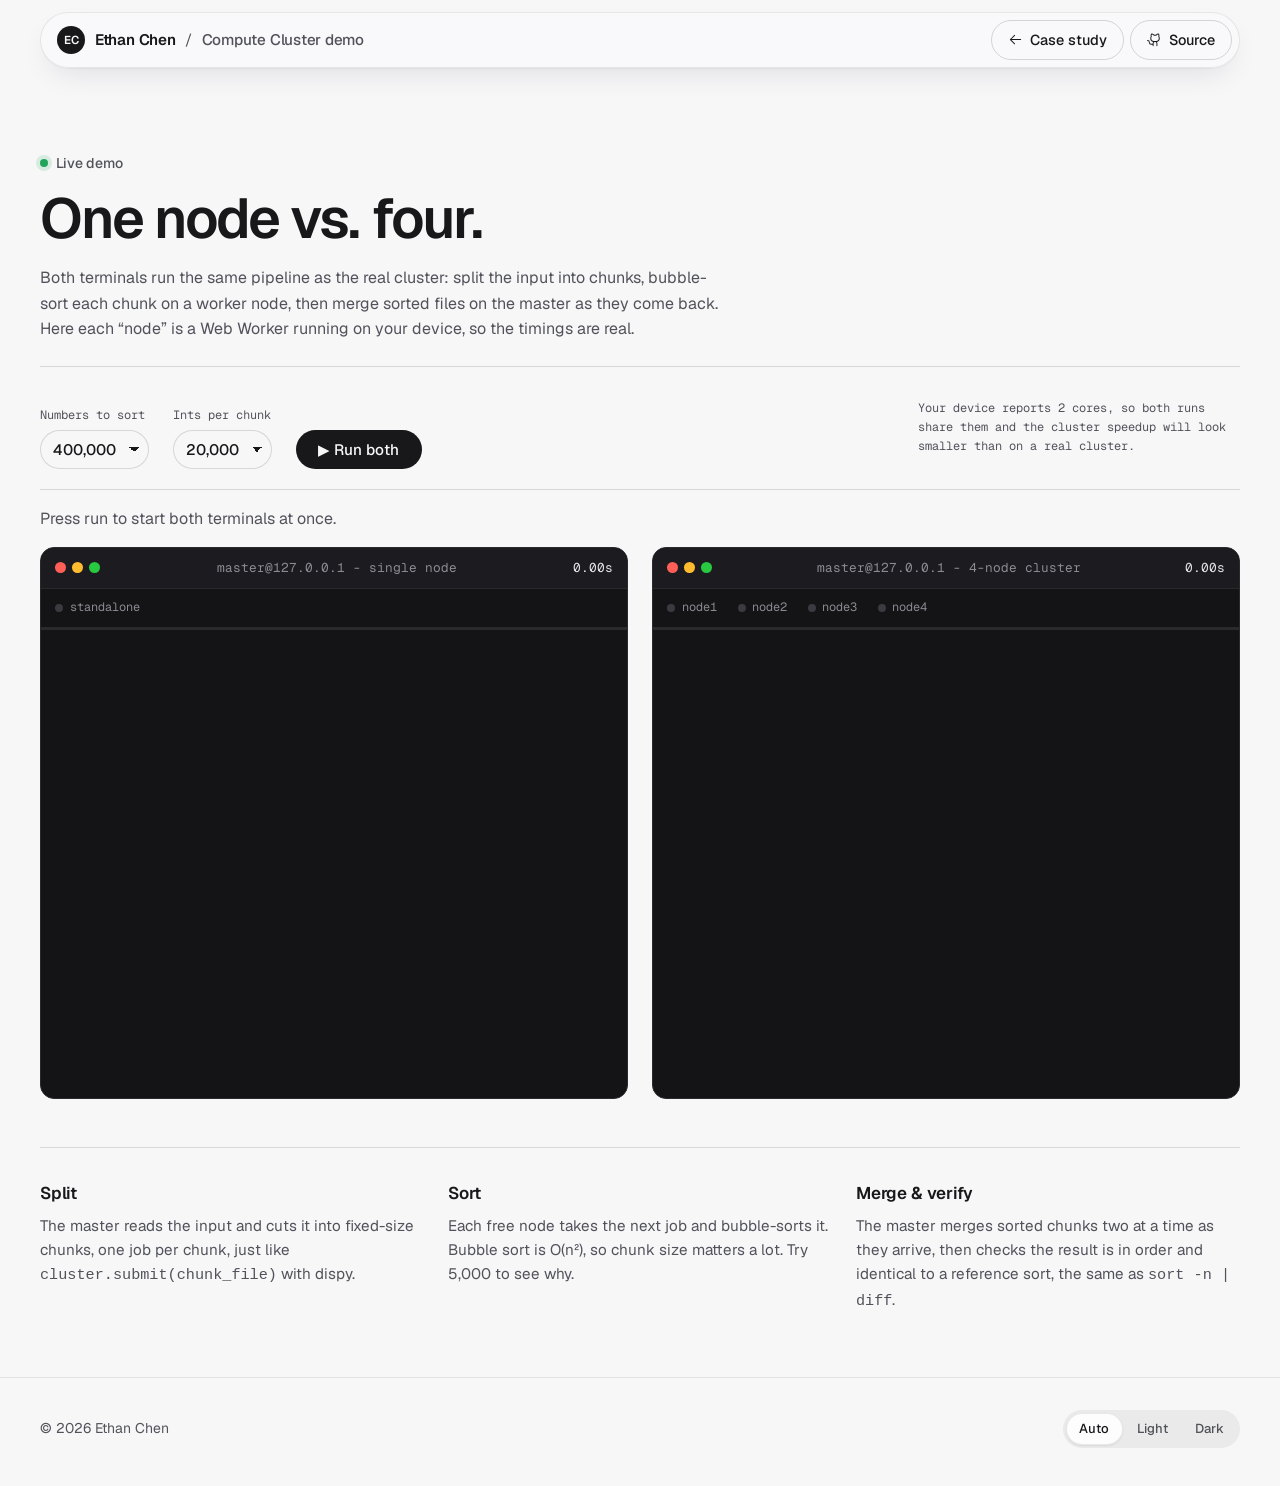
<file: demo/cluster.html>
<!doctype html>
<html lang="en">
<head>
  <meta charset="utf-8">
  <meta name="viewport" content="width=device-width, initial-scale=1">
  <title>Cluster sort demo, Ethan Chen</title>
  <meta name="description" content="Live side-by-side demo: distributed bubble-sort-and-merge on one node vs a 4-node cluster, running in your browser.">
  <link rel="icon" href="../favicon.svg" type="image/svg+xml">
  <meta name="theme-color" content="#f7f7f8" media="(prefers-color-scheme: light)">
  <meta name="theme-color" content="#0d0d0f" media="(prefers-color-scheme: dark)">
  <link rel="preload" href="../fonts/Geist-Variable.woff2" as="font" type="font/woff2" crossorigin>
  <style>
    @font-face { font-family: "Geist"; src: url("../fonts/Geist-Variable.woff2") format("woff2"); font-weight: 100 900; font-display: swap; }
    @font-face { font-family: "Geist Mono"; src: url("../fonts/GeistMono-Variable.woff2") format("woff2"); font-weight: 100 900; font-display: swap; }
  </style>
  <style>
    :root {
      --bg: #f7f7f8; --ink: #18181b; --ink-2: #52525b; --line: rgb(24 24 27 / 0.14); --accent: #b5491c;
      --term: #141416; --term-2: #1c1c20; --term-ink: #e4e4e7; --term-dim: #8b8b93; --term-line: #2a2a2e;
      --ok: #4ade80; --info: #67c7d9; --warn: #fbbf24; --busy: #f97316;
      --gutter: clamp(1rem, 0.5rem + 2.5vw, 3rem);
      --mono: "Geist Mono", ui-monospace, monospace;
    }
    @media (prefers-color-scheme: dark) {
      :root:not([data-theme="light"]) { --bg: #0d0d0f; --ink: #ededef; --ink-2: #a1a1aa; --line: rgb(255 255 255 / 0.12); --accent: #e68c56; --term: #09090b; --term-2: #161619; }
    }
    :root[data-theme="dark"] { --bg: #0d0d0f; --ink: #ededef; --ink-2: #a1a1aa; --line: rgb(255 255 255 / 0.12); --accent: #e68c56; --term: #09090b; --term-2: #161619; }

    * { box-sizing: border-box; }
    body { margin: 0; background: var(--bg); color: var(--ink); font: 400 1rem/1.6 "Geist", system-ui, sans-serif; -webkit-font-smoothing: antialiased; }
    a { color: inherit; }
    .wrap { max-width: 1400px; margin-inline: auto; padding-inline: var(--gutter); }

    header.top { display: flex; align-items: center; justify-content: space-between; gap: 1rem; height: 4rem; border-bottom: 1px solid var(--line); }
    header.top a { text-decoration: none; font-family: var(--mono); font-size: .85rem; color: var(--ink-2); }
    header.top a:hover { color: var(--ink); }

    .intro { padding-block: clamp(2rem, 5vw, 4rem) 1.5rem; display: grid; gap: 1rem; }
    .eyebrow { display: inline-flex; align-items: center; gap: .5rem; font-size: .875rem; font-weight: 500; color: var(--ink-2); }
    .eyebrow::before { content: ""; width: 8px; height: 8px; border-radius: 999px; background: #22a55a; box-shadow: 0 0 0 4px rgb(34 165 90 / 0.15); }
    h1 { margin: 0; font: 600 clamp(2.1rem, 1.3rem + 3vw, 3.5rem)/1.05 "Geist", system-ui, sans-serif; letter-spacing: -0.035em; text-wrap: balance; }
    .intro p { margin: 0; max-width: 62ch; color: var(--ink-2); }

    .controls { display: flex; flex-wrap: wrap; align-items: end; gap: 1rem 1.5rem; padding-block: 1.25rem; border-top: 1px solid var(--line); border-bottom: 1px solid var(--line); }
    .field { display: grid; gap: .3rem; }
    .field span { font-family: var(--mono); font-size: .75rem; color: var(--ink-2); }
    select, button { font: 500 .95rem "Geist", sans-serif; color: var(--ink); }
    select { padding: .55rem 2rem .55rem .75rem; border: 1px solid var(--line); border-radius: 999px; background: var(--bg); appearance: none;
      background-image: linear-gradient(45deg, transparent 50%, currentColor 50%), linear-gradient(135deg, currentColor 50%, transparent 50%);
      background-position: calc(100% - 14px) 50%, calc(100% - 9px) 50%; background-size: 5px 5px; background-repeat: no-repeat; }
    .run { padding: .6rem 1.4rem; border: 0; border-radius: 999px; background: var(--ink); color: var(--bg); cursor: pointer; display: inline-flex; gap: .5rem; align-items: center; }
    .run:hover { background: var(--accent); }
    .run:disabled { opacity: .5; cursor: progress; }
    .controls .note { margin-left: auto; font-family: var(--mono); font-size: .75rem; color: var(--ink-2); max-width: 46ch; }

    .result { min-height: 3.5rem; display: flex; align-items: center; gap: 1rem; flex-wrap: wrap; padding-block: 1rem; }
    .result strong { font: 600 clamp(1.6rem, 1rem + 2vw, 2.4rem)/1 "Geist", sans-serif; letter-spacing: -0.03em; color: var(--accent); }
    .result span { color: var(--ink-2); }

    .panes { display: grid; grid-template-columns: repeat(2, minmax(0, 1fr)); gap: clamp(.75rem, 2vw, 1.5rem); padding-bottom: 3rem; }
    @media (max-width: 900px) { .panes { grid-template-columns: 1fr; } }

    .term { background: var(--term); color: var(--term-ink); border-radius: 14px; overflow: hidden; border: 1px solid var(--term-line); display: flex; flex-direction: column; min-width: 0; }
    .term__bar { display: flex; align-items: center; gap: .75rem; padding: .6rem .9rem; background: var(--term-2); border-bottom: 1px solid var(--term-line); }
    .dots { display: flex; gap: 6px; } .dots i { width: 11px; height: 11px; border-radius: 50%; background: #3a3a40; }
    .dots i:nth-child(1) { background: #ff5f57; } .dots i:nth-child(2) { background: #febc2e; } .dots i:nth-child(3) { background: #28c840; }
    .term__title { font-family: var(--mono); font-size: .8rem; color: var(--term-dim); flex: 1; text-align: center; white-space: nowrap; overflow: hidden; text-overflow: ellipsis; }
    .term__time { font-family: var(--mono); font-size: .8rem; color: var(--term-ink); min-width: 5ch; text-align: right; }

    .nodes { display: flex; flex-wrap: wrap; gap: .4rem .9rem; padding: .6rem .9rem; border-bottom: 1px solid var(--term-line); font-family: var(--mono); font-size: .75rem; color: var(--term-dim); }
    .node { display: inline-flex; align-items: center; gap: .4rem; }
    .node b { width: 8px; height: 8px; border-radius: 50%; background: #3a3a40; transition: background .15s, box-shadow .15s; }
    .node.busy b { background: var(--busy); box-shadow: 0 0 8px var(--busy); }
    .node.done b { background: var(--ok); }
    .node em { font-style: normal; color: var(--term-ink); }
    .progress { height: 2px; background: var(--term-line); }
    .progress div { height: 100%; width: 0; background: var(--busy); transition: width .2s; }

    .log { margin: 0; padding: .9rem; height: clamp(320px, 52vh, 560px); overflow: auto; font: 400 .78rem/1.55 var(--mono); white-space: pre-wrap; word-break: break-word; }
    .log .dim { color: var(--term-dim); } .log .ok { color: var(--ok); } .log .info { color: var(--info); } .log .warn { color: var(--warn); }
    .log .head { color: var(--info); font-weight: 500; } .log .bad { color: #f87171; }
    .log .cursor::after { content: "▋"; animation: blink 1s steps(1) infinite; color: var(--term-dim); }
    @keyframes blink { 50% { opacity: 0; } }

    .explain { display: grid; grid-template-columns: repeat(3, minmax(0, 1fr)); gap: 1.5rem; padding-block: 2rem 4rem; border-top: 1px solid var(--line); }
    .explain h2 { margin: 0 0 .4rem; font-size: 1.0625rem; font-weight: 600; letter-spacing: -0.01em; color: var(--ink); }
    .explain p { margin: 0; color: var(--ink-2); font-size: .95rem; }
    @media (max-width: 760px) { .explain { grid-template-columns: 1fr; } .controls .note { margin-left: 0; } }
    @media (prefers-reduced-motion: reduce) { * { transition: none !important; animation: none !important; } }
      main.wrap { padding-top: 5.5rem; }
    .visually-hidden { position: absolute; width: 1px; height: 1px; overflow: hidden; clip-path: inset(50%); white-space: nowrap; }
    .btn, .run, select, .cat span { transition: background-color .2s ease, border-color .2s ease, color .2s ease, transform var(--press) ease-out; }
    .btn:active:not(:disabled), .run:active:not(:disabled) { transform: scale(0.97); }
    .cat:active span { transform: scale(0.96); }
    .ico { width: 1em; height: 1em; fill: currentColor; vertical-align: -0.15em; margin-inline: 0.3em; }
  </style>
  <script>document.documentElement.classList.add('js'); try { const t = localStorage.getItem('theme'); if (t) document.documentElement.dataset.theme = t; } catch (e) {}</script>
  <link rel="stylesheet" href="demo.css?v=724968c1">
</head>
<body>
  <div class="d-nav-shell">
    <nav class="d-nav" aria-label="Demo">
      <a class="d-brand" href="../" translate="no"><span class="d-brand__mark" aria-hidden="true">EC</span>Ethan Chen<span class="d-brand__sep" aria-hidden="true">/</span><span class="d-brand__page">Compute Cluster demo</span></a>
      <div class="d-links">
        <a class="d-btn" href="../#/work/cluster"><svg class="d-icon d-icon--back" aria-hidden="true"><use href="../icons.svg#i-arrow-left"/></svg><span class="d-label-long">Case study</span><span class="visually-hidden">Back to the case study</span></a>
        <a class="d-btn" href="https://github.com/chenethan123/Distributed-Computing-Cluster" target="_blank" rel="noopener"><svg class="d-icon d-icon--out" aria-hidden="true"><use href="../icons.svg#i-github-logo"/></svg><span class="d-label-long">Source</span><span class="visually-hidden">Source on GitHub</span></a>
      </div>
    </nav>
  </div>

  <main class="wrap">
    <section class="intro">
      <span class="eyebrow" data-rise>Live demo</span>
      <h1 data-rise style="--i:1">One node vs. four.</h1>
      <p data-rise style="--i:2">
        Both terminals run the same pipeline as the real cluster: split the input into chunks, bubble-sort
        each chunk on a worker node, then merge sorted files on the master as they come back. Here each
        “node” is a Web Worker running on your device, so the timings are real.
      </p>
    </section>

    <div class="controls">
      <label class="field"><span>Numbers to sort</span>
        <select id="size">
          <option value="100000">100,000</option>
          <option value="200000">200,000</option>
          <option value="400000" selected>400,000</option>
        </select>
      </label>
      <label class="field"><span>Ints per chunk</span>
        <select id="chunk">
          <option value="5000">5,000</option>
          <option value="10000">10,000</option>
          <option value="20000" selected>20,000</option>
        </select>
      </label>
      <button class="run" id="run" type="button">▶ Run both</button>
      <p class="note" id="note"></p>
    </div>

    <div class="result" id="result" aria-live="polite"><span>Press run to start both terminals at once.</span></div>

    <div class="panes">
      <section class="term" id="single" aria-label="Single node terminal">
        <div class="term__bar"><span class="dots"><i></i><i></i><i></i></span><span class="term__title">master@127.0.0.1 - single node</span><span class="term__time">0.00s</span></div>
        <div class="nodes"></div><div class="progress"><div></div></div>
        <pre class="log"><span class="dim">$ </span><span class="cursor"></span></pre>
      </section>
      <section class="term" id="cluster" aria-label="Cluster terminal">
        <div class="term__bar"><span class="dots"><i></i><i></i><i></i></span><span class="term__title">master@127.0.0.1 - 4-node cluster</span><span class="term__time">0.00s</span></div>
        <div class="nodes"></div><div class="progress"><div></div></div>
        <pre class="log"><span class="dim">$ </span><span class="cursor"></span></pre>
      </section>
    </div>

    <section class="explain">
      <div><h2>Split</h2><p>The master reads the input and cuts it into fixed-size chunks, one job per chunk, just like <code>cluster.submit(chunk_file)</code> with dispy.</p></div>
      <div><h2>Sort</h2><p>Each free node takes the next job and bubble-sorts it. Bubble sort is O(n²), so chunk size matters a lot. Try 5,000 to see why.</p></div>
      <div><h2>Merge &amp; verify</h2><p>The master merges sorted chunks two at a time as they arrive, then checks the result is in order and identical to a reference sort, the same as <code>sort -n | diff</code>.</p></div>
    </section>
  </main>
  <footer class="d-footer">
    <span>© 2026 Ethan Chen</span>
    <div class="d-theme" role="group" aria-label="Color theme">
      <button type="button" data-theme-choice="auto" aria-pressed="true">Auto</button>
      <button type="button" data-theme-choice="light" aria-pressed="false">Light</button>
      <button type="button" data-theme-choice="dark" aria-pressed="false">Dark</button>
    </div>
  </footer>
  <script src="demo.js?v=da4f86c4"></script>

<script>
// The worker: same bubble sort as nodeSortJob in binarySort.py
const WORKER_SRC = `
onmessage = (e) => {
  const { id, buf } = e.data;
  const lst = new Int32Array(buf);
  const n = lst.length;
  for (let i = 0; i < n; i++) {
    for (let j = 0; j < n - 1 - i; j++) {
      if (lst[j] > lst[j + 1]) { const t = lst[j]; lst[j] = lst[j + 1]; lst[j + 1] = t; }
    }
  }
  postMessage({ id, buf: lst.buffer }, [lst.buffer]);
};`;
const workerUrl = URL.createObjectURL(new Blob([WORKER_SRC], { type: 'text/javascript' }));

const $ = (s, el = document) => el.querySelector(s);
const fmt = (n) => n.toLocaleString('en-US');
const sleep = (ms) => new Promise((r) => setTimeout(r, ms));
const cores = navigator.hardwareConcurrency || 4;
$('#note').textContent = cores >= 6
  ? `Your device reports ${cores} cores, enough for both runs to go at once.`
  : `Your device reports ${cores} cores, so both runs share them and the cluster speedup will look smaller than on a real cluster.`;

// Seeded RNG so every run sorts the same data
function makeData(n) {
  let s = 42 >>> 0;
  const rand = () => { s = (s + 0x6D2B79F5) | 0; let t = Math.imul(s ^ (s >>> 15), 1 | s); t = (t + Math.imul(t ^ (t >>> 7), 61 | t)) ^ t; return (t ^ (t >>> 14)) >>> 0; };
  const a = new Int32Array(n);
  for (let i = 0; i < n; i++) a[i] = rand() | 0;
  return a;
}

function mergeTwo(a, b) {
  const out = new Int32Array(a.length + b.length);
  let i = 0, j = 0, k = 0;
  while (i < a.length && j < b.length) out[k++] = a[i] <= b[j] ? a[i++] : b[j++];
  while (i < a.length) out[k++] = a[i++];
  while (j < b.length) out[k++] = b[j++];
  return out;
}

class Terminal {
  constructor(el) {
    this.el = el; this.log = $('.log', el); this.time = $('.term__time', el);
    this.nodesEl = $('.nodes', el); this.bar = $('.progress div', el);
    this.buffer = []; this.raf = null;
  }
  reset(nodeNames) {
    this.log.innerHTML = '';
    this.nodesEl.innerHTML = nodeNames.map((n) => `<span class="node" data-n="${n}"><b></b>${n} <em></em></span>`).join('');
    this.bar.style.width = '0';
    this.time.textContent = '0.00s';
  }
  line(text, cls = '') { this.buffer.push([text, cls]); if (!this.raf) this.raf = requestAnimationFrame(() => this.flush()); }
  flush() {
    const frag = document.createDocumentFragment();
    for (const [text, cls] of this.buffer) {
      const span = document.createElement('span'); if (cls) span.className = cls; span.textContent = text + '\n'; frag.append(span);
    }
    this.buffer = []; this.raf = null;
    $('.cursor', this.log)?.remove();
    this.log.append(frag);
    const c = document.createElement('span'); c.className = 'cursor'; this.log.append(c);
    this.log.scrollTop = this.log.scrollHeight;
  }
  node(name, state, count) {
    const n = $(`[data-n="${name}"]`, this.nodesEl);
    n.className = 'node ' + state; if (count != null) $('em', n).textContent = `×${count}`;
  }
}

async function runPipeline(term, nodeNames, data, chunkSize, label) {
  term.reset(nodeNames);
  const workers = nodeNames.map((name) => ({ name, w: new Worker(workerUrl), busy: false, jobs: 0 }));
  const N = data.length;
  const t0 = performance.now();
  const tick = setInterval(() => { term.time.textContent = ((performance.now() - t0) / 1000).toFixed(2) + 's'; }, 50);

  term.line(`$ python cluster_sort.py`, 'dim');
  term.line(`[MASTER] Binary sort pipeline starting on ${nodeNames.length} node(s): ${nodeNames.join(', ')}`);
  term.line(`[MASTER] Input : data1.set (${fmt(N)} ints)`);
  term.line(`[MASTER] Chunk size: ${fmt(chunkSize)} ints`);
  term.line('');

  // Split into jobs
  const queue = [];
  for (let i = 0, id = 0; i < N; i += chunkSize, id++) {
    queue.push({ id, buf: data.slice(i, i + chunkSize).buffer });
    term.line(`[MASTER] Chunk ${String(id).padStart(3)}: ${fmt(Math.min(chunkSize, N - i))} ints → chunk_${id}.bin  [job submitted]`, 'dim');
  }
  const totalJobs = queue.length;
  term.line(`\n[MASTER] All ${totalJobs} jobs submitted. Waiting for results...\n`);

  const ready = []; let done = 0; let merges = 0;
  await new Promise((resolve) => {
    const dispatch = () => {
      for (const node of workers) {
        if (node.busy || !queue.length) continue;
        const job = queue.shift(); node.busy = true; term.node(node.name, 'busy');
        node.w.onmessage = (e) => {
          node.busy = false; node.jobs++; done++;
          term.node(node.name, queue.length ? '' : 'done', node.jobs);
          ready.push({ name: `chunk_${e.data.id}.sorted.bin`, arr: new Int32Array(e.data.buf) });
          term.line(`[MASTER] Job ${String(e.data.id).padStart(3)} done on ${node.name} (${fmt(e.data.buf.byteLength / 4)} ints) | ready files: ${ready.length}`, 'info');
          term.bar.style.width = (done / totalJobs * 100) + '%';
          // Merge pairs as they arrive, like the master loop in binarySort.py
          while (ready.length >= 2) {
            const a = ready.shift(), b = ready.shift(); merges++;
            const final = done === totalJobs && ready.length === 0;
            const out = final ? 'sorted_output.txt' : `merged_tmp_${merges}.bin`;
            term.line(`[MASTER] ${final ? 'FINAL merge' : 'Binary merge'} #${merges}: ${a.name} + ${b.name} → ${out}`, final ? 'warn' : '');
            ready.push({ name: out, arr: mergeTwo(a.arr, b.arr) });
          }
          if (done === totalJobs) resolve(); else dispatch();
        };
        node.w.postMessage(job, [job.buf]);
      }
    };
    dispatch();
  });

  const elapsed = (performance.now() - t0) / 1000;
  clearInterval(tick);
  term.time.textContent = elapsed.toFixed(2) + 's';
  workers.forEach((n) => n.w.terminate());
  const result = ready[0].arr;

  term.line('');
  term.line(`[MASTER] Sort complete!`, 'ok');
  term.line(`[MASTER] Total integers sorted: ${fmt(result.length)}`);
  term.line(`[MASTER] Jobs per node: ${workers.map((n) => `${n.name}=${n.jobs}`).join('  ')}`);
  term.line(`[MASTER] Total time: ${elapsed.toFixed(2)}s`, 'ok');
  term.line('');

  // Verify, same checks as run.sh
  await sleep(250);
  term.line(`━━━ VERIFY ━━━`, 'head');
  term.line(`$ sort -n -c sorted_output.txt`, 'dim');
  let inOrder = true;
  for (let i = 1; i < result.length; i++) if (result[i - 1] > result[i]) { inOrder = false; break; }
  term.line(inOrder ? '✓ sorted_output.txt is in ascending order' : '✗ not sorted', inOrder ? 'ok' : 'bad');
  await sleep(250);
  term.line(`$ head -${N} data1.set | sort -n | diff - sorted_output.txt`, 'dim');
  const ref = data.slice().sort();
  let same = ref.length === result.length;
  for (let i = 0; same && i < ref.length; i++) if (ref[i] !== result[i]) same = false;
  term.line(same ? `✓ VERIFIED: identical to sort -n (${fmt(N)} numbers, no differences)` : '✗ MISMATCH', same ? 'ok' : 'bad');
  return elapsed;
}

const single = new Terminal($('#single'));
const cluster = new Terminal($('#cluster'));
single.reset(['standalone']);
cluster.reset(['node1', 'node2', 'node3', 'node4']);

$('#run').addEventListener('click', async () => {
  const btn = $('#run'); btn.disabled = true; btn.textContent = 'Running…';
  const n = +$('#size').value, chunk = +$('#chunk').value;
  $('#result').innerHTML = `<span>Generating ${fmt(n)} random integers…</span>`;
  await sleep(30);
  const data = makeData(n);
  $('#result').innerHTML = `<span>Sorting ${fmt(n)} integers in ${Math.ceil(n / chunk)} chunks on both setups…</span>`;
  const [ts, tc] = await Promise.all([
    runPipeline(single, ['standalone'], data, chunk),
    runPipeline(cluster, ['node1', 'node2', 'node3', 'node4'], data, chunk),
  ]);
  $('#result').innerHTML = `<strong>${(ts / tc).toFixed(1)}× faster</strong><span>with 4 nodes: ${tc.toFixed(2)}s vs ${ts.toFixed(2)}s on one node. Both outputs verified.</span>`;
  btn.disabled = false; btn.textContent = '▶ Run again';
  document.body.dataset.done = '1';
});
if (new URLSearchParams(location.search).has('autorun')) $('#run').click();
</script>
</body>
</html>
</file>
<file: styles.css>
/* ==========================================================================
   Design tokens
   - Type: Geist + Geist Mono, self-hosted (fonts/)
   - Color: neutral zinc greys, one accent (burnt orange, saturation < 80%)
   - Shape rule: interactive controls are pills; media frames are 20px outside /
     14px inside (concentric). Nothing else is rounded.
   - Motion: springs via linear() (damping 1.0 default; 0.8 only after a flick)
   ========================================================================== */
@font-face {
  font-family: "Geist";
  src: url("fonts/Geist-Variable.woff2") format("woff2");
  font-weight: 100 900;
  font-display: swap;
}
@font-face {
  font-family: "Geist Mono";
  src: url("fonts/GeistMono-Variable.woff2") format("woff2");
  font-weight: 100 900;
  font-display: swap;
}

:root {
  color-scheme: light dark;

  --bg: #f7f7f8;
  --surface: #fdfdfd;
  --frame: #ececee;
  --ink: #18181b;
  --ink-2: #52525b;
  --line: rgb(24 24 27 / 0.09);
  --line-strong: rgb(24 24 27 / 0.16);
  --accent: #b5491c;
  --accent-ink: #fcfcfc;
  --glass: rgb(250 250 251 / 0.72);
  --scrim: rgb(9 9 11 / 0.92);
  --shadow: 0 1px 2px rgb(24 24 39 / 0.04), 0 12px 32px -12px rgb(24 24 39 / 0.14);
  --shadow-lg: 0 2px 4px rgb(24 24 39 / 0.04), 0 30px 60px -20px rgb(24 24 39 / 0.22);

  --font: "Geist", system-ui, -apple-system, "Segoe UI", sans-serif;
  --mono: "Geist Mono", ui-monospace, "SF Mono", monospace;

  /* Type: tracking tightens as size grows, leading loosens as it shrinks */
  --t-small: 0.875rem;
  --t-body: 1.0625rem;
  --t-lead: clamp(1.125rem, 1rem + 0.45vw, 1.3125rem);
  --t-h3: 1.25rem;
  --t-h2: clamp(1.75rem, 1.2rem + 1.6vw, 2.5rem);
  --t-h1: clamp(2.3rem, 1.3rem + 3.1vw, 3.75rem);
  --t-mail: clamp(1.35rem, 0.5rem + 4.6vw, 4.6rem);

  --gutter: clamp(1rem, 0.4rem + 2.6vw, 2.5rem);
  --section: clamp(5rem, 3rem + 6.5vw, 8.5rem);
  --max: 1200px;
  --r-frame: 20px;
  --r-media: 14px;

  /* Springs from damping/response (see Apple "Designing Fluid Interfaces") */
  --spring: linear(0, 0.057, 0.18, 0.32, 0.454, 0.572, 0.67, 0.749, 0.812, 0.86, 0.896, 0.924, 0.944, 0.959, 0.971, 0.979, 0.985, 0.989, 0.992, 0.994, 0.996, 0.997, 0.998, 0.999, 1);
  --spring-t: 0.59s;
  --spring-bounce: linear(0, 0.052, 0.17, 0.316, 0.463, 0.598, 0.712, 0.804, 0.875, 0.927, 0.963, 0.988, 1.002, 1.011, 1.014, 1.015, 1.014, 1.012, 1.01, 1.008, 1.006, 1.004, 1.003, 1.002, 1);
  --spring-bounce-t: 0.47s;
  --press: 100ms;

  /* Layers */
  --z-bar: 1;    /* sticky bar inside the case-study dialog */
  --z-menu: 9;   /* full-screen menu sits under the floating nav */
  --z-nav: 10;
  --z-skip: 30;
}

@supports not (transition-timing-function: linear(0, 1)) {
  :root { --spring: cubic-bezier(0.22, 1, 0.36, 1); --spring-bounce: cubic-bezier(0.34, 1.3, 0.64, 1); }
}

@media (prefers-color-scheme: dark) {
  :root:not([data-theme="light"]) {
    --bg: #0d0d0f; --surface: #161619; --frame: #1c1c20; --ink: #ededef; --ink-2: #a1a1aa;
    --line: rgb(255 255 255 / 0.09); --line-strong: rgb(255 255 255 / 0.18);
    --accent: #e68c56; --accent-ink: #18181b; --glass: rgb(22 22 25 / 0.7); --scrim: rgb(5 5 6 / 0.94);
    --shadow: 0 1px 2px rgb(0 0 0 / 0.3), 0 12px 32px -12px rgb(0 0 0 / 0.6);
    --shadow-lg: 0 2px 4px rgb(0 0 0 / 0.3), 0 30px 60px -20px rgb(0 0 0 / 0.7);
  }
}
:root[data-theme="dark"] {
  --bg: #0d0d0f; --surface: #161619; --frame: #1c1c20; --ink: #ededef; --ink-2: #a1a1aa;
  --line: rgb(255 255 255 / 0.09); --line-strong: rgb(255 255 255 / 0.18);
  --accent: #e68c56; --accent-ink: #18181b; --glass: rgb(22 22 25 / 0.7); --scrim: rgb(5 5 6 / 0.94);
  --shadow: 0 1px 2px rgb(0 0 0 / 0.3), 0 12px 32px -12px rgb(0 0 0 / 0.6);
  --shadow-lg: 0 2px 4px rgb(0 0 0 / 0.3), 0 30px 60px -20px rgb(0 0 0 / 0.7);
}
:root[data-theme="light"] { color-scheme: light; }
:root[data-theme="dark"] { color-scheme: dark; }

/* ==========================================================================
   Base
   ========================================================================== */
*, *::before, *::after { box-sizing: border-box; }
html {
  scroll-behavior: smooth;
  scroll-padding-top: 6rem;
  -webkit-text-size-adjust: 100%;
  -webkit-tap-highlight-color: transparent;
}
@media (pointer: fine) { html { overscroll-behavior: none; } }
body {
  margin: 0;
  min-height: 100dvh;
  background: var(--bg);
  color: var(--ink);
  font: 400 var(--t-body)/1.55 var(--font);
  font-optical-sizing: auto;
  -webkit-font-smoothing: antialiased;
  text-rendering: optimizeLegibility;
  transition: background-color 0.35s ease, color 0.35s ease;
}
main { overflow-x: clip; }
a { color: inherit; text-decoration: none; }
a, button { touch-action: manipulation; }
img { max-width: 100%; display: block; }
h1, h2, h3, p, ul, ol, dl, dd, figure { margin: 0; padding: 0; }
ul, ol { list-style: none; }
h1, h2, h3 { text-wrap: balance; font-weight: 600; }
p { text-wrap: pretty; }
::selection { background: var(--accent); color: var(--accent-ink); }
:focus-visible { outline: 2px solid var(--accent); outline-offset: 3px; border-radius: 6px; }

.wrap {
  width: 100%; max-width: var(--max); margin-inline: auto;
  padding-inline: max(var(--gutter), env(safe-area-inset-left)) max(var(--gutter), env(safe-area-inset-right));
}
.mono { font-family: var(--mono); font-size: 0.8125rem; letter-spacing: 0.01em; font-variant-numeric: tabular-nums; }
.muted { color: var(--ink-2); }
.visually-hidden { position: absolute; width: 1px; height: 1px; overflow: hidden; clip-path: inset(50%); white-space: nowrap; }
.icon { width: 1.1em; height: 1.1em; flex: none; fill: currentColor; }

.skip {
  position: fixed; top: 1rem; left: 1rem; z-index: var(--z-skip);
  padding: 0.6rem 1rem; border-radius: 999px; background: var(--ink); color: var(--bg);
  transform: translateY(-200%);
}
.skip:focus-visible { transform: none; }

/* ==========================================================================
   Buttons (pills) with instant press feedback
   ========================================================================== */
.btn {
  display: inline-flex; align-items: center; gap: 0.55rem;
  height: 2.9rem; padding: 0 1.3rem; border-radius: 999px; border: 1px solid transparent;
  background: transparent; color: var(--ink); appearance: none;
  font: 500 0.975rem/1 var(--font); white-space: nowrap; cursor: pointer;
  transition: background-color 0.2s ease, border-color 0.2s ease, color 0.2s ease, transform var(--press) ease-out;
}
.btn:active { transform: scale(0.97); }
.btn--primary { background: var(--ink); color: var(--bg); }
.btn--primary:hover { background: color-mix(in srgb, var(--ink) 86%, var(--accent)); }
.btn--ghost { border-color: var(--line-strong); color: var(--ink); }
.btn--ghost:hover { border-color: var(--ink); background: var(--surface); }
.btn .icon { transition: transform var(--spring-t) var(--spring); }
.btn:hover .icon--nudge { transform: translate(2px, -2px); }
.btn:hover .icon--down { transform: translateY(2px); }

.icon-btn {
  display: inline-grid; place-items: center; width: 2.75rem; height: 2.75rem;
  border-radius: 999px; border: 1px solid var(--line); background: transparent; color: var(--ink); cursor: pointer;
  transition: border-color 0.2s ease, background-color 0.2s ease, transform var(--press) ease-out;
}
.icon-btn:hover { border-color: var(--line-strong); background: var(--surface); }
.icon-btn:active { transform: scale(0.94); }

.text-link {
  display: inline-flex; align-items: center; gap: 0.4rem; font-weight: 500;
  background: linear-gradient(currentColor, currentColor) left 100% / 100% 1px no-repeat;
  padding-bottom: 2px; transition: color 0.2s ease;
}
.text-link:hover { color: var(--accent); }

/* ==========================================================================
   Navigation: floating translucent island; content scrolls underneath
   ========================================================================== */
.nav-shell {
  position: fixed; inset: max(0.75rem, env(safe-area-inset-top)) 0 auto; z-index: var(--z-nav);
  pointer-events: none;
}
.nav {
  pointer-events: auto;
  display: flex; align-items: center; justify-content: space-between; gap: 1rem;
  width: calc(100% - 2 * var(--gutter)); max-width: calc(var(--max) - 2 * var(--gutter)); margin-inline: auto;
  height: 3.5rem; padding: 0 0.5rem 0 1.25rem;
  border-radius: 999px;
  background: var(--glass);
  backdrop-filter: blur(20px) saturate(170%);
  -webkit-backdrop-filter: blur(20px) saturate(170%);
  box-shadow: inset 0 0 0 1px var(--line), inset 0 1px 0 rgb(255 255 255 / 0.18);
  transition: box-shadow 0.4s ease;
}
.nav-shell.is-scrolled .nav { box-shadow: inset 0 0 0 1px var(--line), inset 0 1px 0 rgb(255 255 255 / 0.18), var(--shadow); }
.brand { font-weight: 600; letter-spacing: -0.015em; display: inline-flex; align-items: center; gap: 0.6rem; }
.brand__mark {
  display: grid; place-items: center; width: 1.75rem; height: 1.75rem; border-radius: 999px;
  background: var(--ink); color: var(--bg); font-size: 0.72rem; font-weight: 600; letter-spacing: -0.02em;
}
.nav__links { display: flex; align-items: center; gap: 0.25rem; }
.nav__links a {
  display: inline-flex; align-items: center; height: 2.5rem; padding: 0 1rem; border-radius: 999px;
  color: var(--ink-2); font-size: 0.95rem; font-weight: 500;
  transition: color 0.2s ease, background-color 0.2s ease, transform var(--press) ease-out;
}
.nav__links a:hover { color: var(--ink); background: color-mix(in srgb, var(--ink) 6%, transparent); }
.nav__links a:active { transform: scale(0.96); }
.nav__links a[aria-current="true"] { color: var(--ink); background: color-mix(in srgb, var(--ink) 8%, transparent); }
.menu-btn { display: none; border: 0; }
.menu-btn__lines { position: relative; width: 16px; height: 10px; }
.menu-btn__lines span {
  position: absolute; left: 0; top: calc(50% - 0.75px); width: 100%; height: 1.5px; border-radius: 2px; background: currentColor;
  transition: transform var(--spring-t) var(--spring);
}
.menu-btn__lines span:first-child { transform: translateY(-4.25px); }
.menu-btn__lines span:last-child { transform: translateY(4.25px); }
.menu-btn[aria-expanded="true"] .menu-btn__lines span:first-child { transform: rotate(45deg); }
.menu-btn[aria-expanded="true"] .menu-btn__lines span:last-child { transform: rotate(-45deg); }

/* Mobile menu: full-screen material, links rise in sequence */
.menu {
  position: fixed; inset: 0; z-index: var(--z-menu);
  display: grid; align-content: center; gap: 0.25rem; padding: 6rem var(--gutter) 3rem;
  background: var(--glass); backdrop-filter: blur(0px) saturate(100%); -webkit-backdrop-filter: blur(0px) saturate(100%);
  opacity: 0; visibility: hidden; transform: scale(1.02); transform-origin: top right;
  transition: opacity 0.3s ease, transform var(--spring-t) var(--spring), backdrop-filter 0.4s ease, -webkit-backdrop-filter 0.4s ease, visibility 0s linear 0.4s;
  overscroll-behavior: contain;
}
.menu.is-open {
  opacity: 1; visibility: visible; transform: none;
  backdrop-filter: blur(28px) saturate(170%); -webkit-backdrop-filter: blur(28px) saturate(170%);
  transition: opacity 0.3s ease, transform var(--spring-t) var(--spring), backdrop-filter 0.4s ease, -webkit-backdrop-filter 0.4s ease;
}
.menu a {
  font-size: clamp(2.25rem, 9vw, 3.25rem); font-weight: 600; letter-spacing: -0.035em; line-height: 1.15;
  opacity: 0; transform: translateY(16px);
  transition: opacity 0.3s ease, transform var(--spring-t) var(--spring);
}
.menu.is-open a { opacity: 1; transform: none; transition-delay: calc(var(--i) * 50ms + 60ms); }
@media (max-width: 720px) {
  .nav__links { display: none; }
  .menu-btn { display: inline-grid; }
}
@media (min-width: 721px) { .menu { display: none; } }
/* Never stack one translucent material on another: the nav goes solid over the open menu */
.nav-shell:has(+ .menu.is-open) .nav { background: var(--bg); backdrop-filter: none; -webkit-backdrop-filter: none; }

/* ==========================================================================
   Hero: asymmetric split, real project imagery on the right
   ========================================================================== */
.hero {
  padding-top: 9rem; /* clears the 68px floating nav, then ~5rem of air */
  padding-bottom: clamp(1rem, 3vw, 2rem);
}
.status {
  display: inline-flex; align-items: center; gap: 0.6rem; margin-bottom: 1.5rem;
  color: var(--ink-2); font-size: var(--t-small); font-weight: 500;
}
.status__dot { width: 8px; height: 8px; border-radius: 999px; background: #22a55a; box-shadow: 0 0 0 4px rgb(34 165 90 / 0.15); }
/* Wide container so the headline holds to two lines on desktop */
.hero__title {
  font-size: var(--t-h1); line-height: 1.04; letter-spacing: -0.038em; max-width: 35ch;
  text-wrap: pretty; /* fill line one to “work”, then break */
}
.hero__title .accent { color: var(--accent); }
.hero__row {
  display: grid; grid-template-columns: minmax(0, 5fr) minmax(0, 7fr); align-items: end;
  gap: clamp(2rem, 5vw, 4.5rem); margin-top: clamp(2rem, 4vw, 3.25rem);
}
.hero__lede { max-width: 36ch; font-size: var(--t-lead); line-height: 1.5; color: var(--ink-2); }
.hero__ctas { display: flex; flex-wrap: wrap; gap: 0.75rem; margin-top: 2rem; }
.hero__visual { display: grid; grid-template-columns: 1fr 1fr; gap: clamp(1rem, 2vw, 1.5rem); }
.hero__visual .tile__title { font-size: 1.0625rem; }

@media (max-width: 900px) {
  .hero { padding-top: 7.5rem; }
  .hero__row { grid-template-columns: 1fr; }
}
@media (max-width: 520px) {
  .hero__visual .tile__meta .mono { display: none; }
  .hero__ctas .btn { flex: 1 1 auto; justify-content: center; }
}

/* 404 */
.notfound { min-height: 100dvh; display: grid; align-content: center; gap: 1.5rem; }
.notfound .hero__lede, .notfound .hero__ctas { margin-top: 0; }

/* ==========================================================================
   Media frame (double bezel: outer tray + inner image, concentric radii)
   ========================================================================== */
.frame {
  display: block; padding: 6px; border-radius: var(--r-frame);
  background: var(--frame); box-shadow: inset 0 0 0 1px var(--line);
}
.frame__img {
  display: block; overflow: hidden; border-radius: var(--r-media);
  background: var(--surface); aspect-ratio: var(--ar, 2 / 1);
  box-shadow: 0 0 0 1px var(--line);
}
.frame__img img {
  width: 100%; height: 100%; object-fit: cover; object-position: var(--pos, center);
  transition: transform 0.7s var(--spring);
}

/* A clickable project tile: frame + caption below (never text on the image) */
.tile { display: grid; gap: 0.9rem; cursor: pointer; }
.tile:hover .frame__img img { transform: scale(1.03); }
.tile:active .frame { transform: scale(0.99); }
.tile .frame { transition: transform var(--press) ease-out, box-shadow 0.3s ease; }
.tile:hover .frame { box-shadow: inset 0 0 0 1px var(--line-strong), var(--shadow); }
.tile.is-missing .frame__img {
  display: grid; place-items: center; text-align: center; padding: 1rem;
  background: repeating-linear-gradient(135deg, transparent 0 14px, var(--line) 14px 15px), var(--surface);
}
.tile.is-missing img { display: none; }
.tile.is-missing .frame__img::after { content: "Images coming soon"; color: var(--ink-2); font: 500 0.9375rem var(--font); }
.tile__meta { display: flex; align-items: baseline; justify-content: space-between; gap: 1rem; padding-inline: 0.25rem; }
.tile__title { font-size: var(--t-h3); letter-spacing: -0.015em; line-height: 1.25; display: inline-flex; align-items: center; gap: 0.45rem; }
.tile__title .icon { width: 0.9em; height: 0.9em; color: var(--ink-2); transition: transform var(--spring-t) var(--spring), color 0.2s ease; }
.tile:hover .tile__title .icon { transform: translate(3px, -3px); color: var(--accent); }

/* ==========================================================================
   Sections
   ========================================================================== */
.section { padding-top: var(--section); }
.section__title { font-size: var(--t-h2); letter-spacing: -0.03em; line-height: 1.1; }
.section__lede { margin-top: 0.75rem; max-width: 52ch; color: var(--ink-2); font-size: var(--t-lead); }
.section__head { margin-bottom: clamp(2rem, 4vw, 3.5rem); }

/* Work: 4 projects, 4 cells, alternating 7/5 then 5/7 */
.work { display: grid; grid-template-columns: repeat(12, minmax(0, 1fr)); gap: clamp(2.5rem, 4vw, 3.5rem) clamp(1.25rem, 2.5vw, 2rem); }
.work > li { grid-column: span 6; min-width: 0; }
.work > li:nth-child(4n + 1), .work > li:nth-child(4n + 4) { grid-column: span 7; }
.work > li:nth-child(4n + 2), .work > li:nth-child(4n + 3) { grid-column: span 5; }
.work > li:nth-child(4n + 2) .frame__img, .work > li:nth-child(4n + 3) .frame__img { --ar: 16 / 10; }
.work > li:nth-child(4n + 2) { margin-top: clamp(2rem, 6vw, 5rem); }
/* An odd project out spans the full row (no empty cell) */
.work > li:last-child:nth-child(odd) { grid-column: 1 / -1; }
.work > li:last-child:nth-child(odd) .frame__img { --ar: 3 / 1; }
.project__body { display: grid; gap: 0.4rem; padding-inline: 0.25rem; }
.project__summary { color: var(--ink-2); max-width: 54ch; display: -webkit-box; -webkit-line-clamp: 2; -webkit-box-orient: vertical; overflow: hidden; }
.project__tags { color: var(--ink-2); }
@media (max-width: 768px) {
  .work { grid-template-columns: 1fr; }
  .work > li:nth-child(n) { grid-column: auto; margin-top: 0; }
  .work > li:nth-child(n) .frame__img { --ar: 2 / 1; }
}

/* About */
.about { display: grid; grid-template-columns: minmax(0, 7fr) minmax(0, 5fr); gap: clamp(2.5rem, 6vw, 6rem); }
.about__text { display: grid; gap: 1.25rem; align-content: start; }
.about__text p { font-size: var(--t-lead); line-height: 1.55; max-width: 44ch; }
.about__text p + p { color: var(--ink-2); }
.about__side { display: grid; gap: 2.75rem; align-content: start; }
.about__h { font-size: var(--t-h3); letter-spacing: -0.015em; margin-bottom: 1rem; }

.profile { display: grid; grid-template-columns: 7.5rem 1fr; gap: 1.25rem; align-items: center; }
.headshot .frame__img { --ar: 4 / 5; display: grid; place-items: center; position: relative; }
.headshot__initials { font-size: 1.6rem; font-weight: 600; letter-spacing: -0.03em; color: var(--ink-2); }
.headshot img { position: absolute; inset: 0; object-position: 50% 30%; }
.edu__school { font-size: var(--t-h3); font-weight: 600; letter-spacing: -0.015em; line-height: 1.25; }
.edu__detail { color: var(--ink-2); }

.xp { display: grid; gap: 1.1rem; padding-top: 1.1rem; border-top: 1px solid var(--line); }
.xp li { display: grid; grid-template-columns: 6.5rem 1fr; gap: 1rem; }
.xp__role { font-weight: 500; line-height: 1.35; }
.xp__org { color: var(--ink-2); font-size: var(--t-small); }

.kit { display: grid; gap: 0.9rem; padding-top: 1.1rem; border-top: 1px solid var(--line); }
.kit div { display: grid; grid-template-columns: 6.5rem 1fr; gap: 1rem; }
.kit dt { color: var(--ink-2); font-size: var(--t-small); padding-top: 0.1em; }
.kit dd { line-height: 1.45; }

@media (max-width: 860px) { .about { grid-template-columns: 1fr; } }

/* Contact */
.contact__mail {
  position: relative; display: inline-block; margin: 1.5rem 0 2rem;
  font-size: var(--t-mail); font-weight: 600; line-height: 1; letter-spacing: -0.045em;
  overflow-wrap: break-word; padding-bottom: 0.08em;
  transition: color 0.25s ease;
}
.contact__mail::after {
  content: ""; position: absolute; left: 0; right: 0; bottom: 0; height: 3px; border-radius: 3px;
  background: var(--accent); transform: scaleX(0); transform-origin: left;
  transition: transform var(--spring-t) var(--spring);
}
.contact__mail:hover { color: var(--accent); }
.contact__mail:hover::after { transform: scaleX(1); }
.contact__links { display: flex; flex-wrap: wrap; gap: 0.75rem; }

/* Local time: mine (ET) next to the visitor's, with the hour difference */
.clocks[hidden] { display: none; }
.clocks {
  display: grid; grid-template-columns: repeat(2, minmax(0, max-content)); gap: 1rem clamp(2rem, 6vw, 4.5rem);
  margin-bottom: 2rem; padding-top: 1.25rem; border-top: 1px solid var(--line); max-width: 36rem;
}
.clock dt { color: var(--ink-2); font-size: var(--t-small); margin-bottom: 0.35rem; }
.clock__time { font-size: var(--t-h2); font-weight: 600; letter-spacing: -0.03em; line-height: 1.1; font-variant-numeric: tabular-nums; }
.clock__zone { color: var(--ink-2); font: 500 0.8125rem var(--mono); margin-left: 0.25rem; }
.clock__note { color: var(--ink-2); font-size: var(--t-small); margin-top: 0.3rem; }
@media (max-width: 420px) { .clocks { grid-template-columns: 1fr 1fr; gap: 1rem; } }

/* Footer */
.footer {
  display: flex; flex-wrap: wrap; align-items: center; justify-content: space-between; gap: 1rem 2rem;
  margin-top: var(--section); padding-block: 2rem 2.5rem; border-top: 1px solid var(--line);
  color: var(--ink-2); font-size: var(--t-small);
}
.footer a:hover { color: var(--ink); }
.footer__end { display: flex; align-items: center; gap: 1.5rem; flex-wrap: wrap; }
.theme-switch { display: inline-flex; padding: 3px; border-radius: 999px; background: color-mix(in srgb, var(--ink) 6%, transparent); }
.theme-switch button {
  height: 2rem; padding: 0 0.85rem; border: 0; border-radius: 999px; background: transparent;
  color: var(--ink-2); font: 500 0.8125rem/1 var(--font); cursor: pointer;
  transition: background-color 0.25s ease, color 0.2s ease, transform var(--press) ease-out;
}
.theme-switch button:hover { color: var(--ink); }
.theme-switch button:active { transform: scale(0.95); }
.theme-switch button[aria-pressed="true"] { background: var(--surface); color: var(--ink); box-shadow: 0 1px 2px rgb(0 0 0 / 0.08), inset 0 0 0 1px var(--line); }
.to-top { display: inline-flex; align-items: center; gap: 0.4rem; }

/* ==========================================================================
   Case study (full-screen dialog; translucent bar, content scrolls under it)
   ========================================================================== */
.no-scroll, .no-scroll body { overflow: hidden; }
.case {
  position: fixed; inset: 0; width: 100%; height: 100%; max-width: none; max-height: none;
  margin: 0; padding: 0; border: 0; background: var(--bg); color: var(--ink);
  transform-origin: var(--ox, 50%) var(--oy, 30%);
  timeline-scope: --case;
}
.case[open] { display: block; }
.case::backdrop { background: transparent; }
.case.is-entering, .case.is-closing { opacity: 0; transform: scale(0.965); }
.case { transition: opacity 0.32s ease, transform var(--spring-t) var(--spring); }

.case__scroll { height: 100%; overflow-y: auto; overscroll-behavior: contain; scroll-timeline: --case block; }
.case__bar {
  position: sticky; top: 0; z-index: var(--z-bar);
  display: flex; align-items: center; justify-content: space-between; gap: 1rem;
  padding: 0.75rem var(--gutter);
  background: var(--glass); backdrop-filter: blur(20px) saturate(170%); -webkit-backdrop-filter: blur(20px) saturate(170%);
}
/* Scroll-edge effect instead of a hard divider, plus reading progress */
.case__bar::after {
  content: ""; position: absolute; left: 0; right: 0; bottom: 0; height: 2px;
  background: var(--accent); transform-origin: left; transform: scaleX(0);
}
@supports (animation-timeline: scroll()) {
  .case__bar::after { animation: progress linear both; animation-timeline: --case; }
}
@keyframes progress { to { transform: scaleX(1); } }
.case__nav { display: flex; gap: 0.5rem; }
.case__body { padding-block: clamp(2rem, 5vw, 4.5rem) 0; transition: opacity 0.18s ease; }
.case__body.is-switching { opacity: 0; }
.case__body > * { animation: rise var(--spring-t) var(--spring) both; animation-delay: calc(var(--i, 0) * 45ms + 80ms); }
@keyframes rise { from { opacity: 0; transform: translateY(14px); } }

.case__head { display: grid; gap: 1.1rem; margin-bottom: clamp(2rem, 5vw, 3.5rem); }
.case__kicker { color: var(--ink-2); }
.case__title { font-size: var(--t-h1); line-height: 1.02; letter-spacing: -0.04em; }
.case__summary { font-size: var(--t-lead); color: var(--ink-2); max-width: 48ch; }
.case__meta {
  display: grid; grid-template-columns: 1fr 2fr 1fr; gap: 1.5rem 2rem;
  margin-top: 1rem; padding-top: 1.25rem; border-top: 1px solid var(--line);
}
.case__meta dt { color: var(--ink-2); font-size: var(--t-small); margin-bottom: 0.3rem; }
.case__links { display: flex; flex-direction: column; align-items: flex-start; gap: 0.35rem; }
@media (max-width: 760px) { .case__meta { grid-template-columns: 1fr 1fr; } .case__meta div:nth-child(2) { grid-column: 1 / -1; grid-row: 2; } }

.case__section { display: grid; grid-template-columns: minmax(0, 1fr) minmax(0, 2.6fr); gap: 1rem 2.5rem; padding-top: clamp(3rem, 6vw, 5rem); }
.case__section--wide { grid-template-columns: 1fr; }
.case__h { font-size: var(--t-h3); letter-spacing: -0.015em; line-height: 1.3; }
.case__lead { font-size: var(--t-lead); line-height: 1.55; max-width: 56ch; }
.built { display: grid; grid-template-columns: 1fr 1fr; gap: 1.75rem 2rem; }
.built li { padding-top: 0.9rem; border-top: 2px solid var(--line); line-height: 1.5; }
.built li:first-child { border-top-color: var(--accent); }
@media (max-width: 760px) { .case__section, .built { grid-template-columns: 1fr; } }

.shot { display: grid; gap: 0.75rem; }
.shot__btn { display: block; width: 100%; padding: 0; border: 0; background: none; cursor: zoom-in; text-align: inherit; color: inherit; font: inherit; }
.shot__btn:hover .frame__img img { transform: scale(1.02); }
.shot__btn:active .frame { transform: scale(0.995); }
.shot .frame { transition: transform var(--press) ease-out; }
.shot figcaption { color: var(--ink-2); font-size: var(--t-small); max-width: 70ch; padding-inline: 0.25rem; }
.shot--cover .frame__img { --ar: 2 / 1; }
.case__video { display: block; width: 100%; height: 100%; object-fit: cover; background: #000; }
.gallery { display: grid; gap: 2rem 1.5rem; grid-template-columns: repeat(auto-fit, minmax(min(100%, 380px), 1fr)); }
.gallery .shot { --ar: 16 / 10; }
.gallery .shot .frame__img { --ar: inherit; --pos: top; }
.gallery .shot:first-child, .gallery .shot:nth-child(even):last-child { grid-column: 1 / -1; }

.shot.is-missing .frame__img { display: grid; place-items: center; }
.shot.is-missing img { display: none; }
.shot.is-missing .frame__img { background: repeating-linear-gradient(135deg, transparent 0 14px, var(--line) 14px 15px), var(--surface); }
.shot.is-missing .frame__img::after { content: "Image coming soon"; color: var(--ink-2); font: 500 0.9375rem var(--font); padding: 1rem; }
.shot.is-missing .shot__btn { cursor: default; }

.case__next {
  display: grid; gap: 0.5rem; margin-top: clamp(4rem, 8vw, 7rem); padding-block: 2rem clamp(3rem, 6vw, 5rem);
  border-top: 1px solid var(--line);
}
.case__next-label { color: var(--ink-2); font-size: var(--t-small); }
.case__next-title { font-size: var(--t-mail); font-weight: 600; line-height: 1; letter-spacing: -0.045em; display: inline-flex; align-items: center; gap: 0.25em; transition: color 0.25s ease; }
.case__next-title .icon { transition: transform var(--spring-t) var(--spring); }
.case__next:hover .case__next-title { color: var(--accent); }
.case__next:hover .case__next-title .icon { transform: translateX(0.12em); }

/* ==========================================================================
   Lightbox: drag 1:1, momentum decides, spring settles
   ========================================================================== */
.lightbox {
  width: 100%; height: 100%; max-width: none; max-height: none; margin: 0; padding: 0; border: 0;
  background: transparent; color: #ededef; overflow: hidden; overscroll-behavior: contain;
}
.lightbox[open] { display: grid; grid-template-rows: 1fr auto; padding: clamp(0.75rem, 3vw, 2rem); animation: fade 0.25s ease both; }
.lightbox::backdrop { background: var(--scrim); }
@keyframes fade { from { opacity: 0; } }
.lightbox__stage { position: relative; display: grid; place-items: center; min-height: 0; touch-action: pan-y; cursor: grab; user-select: none; }
.lightbox__stage.is-dragging { cursor: grabbing; }
.lightbox__img {
  max-width: 100%; max-height: 80dvh; object-fit: contain; border-radius: var(--r-media);
  will-change: transform; -webkit-user-drag: none;
}
.lightbox__img.is-settling { transition: transform var(--spring-bounce-t) var(--spring-bounce), opacity 0.2s ease; }
.lightbox__bar { display: flex; align-items: center; justify-content: space-between; gap: 1rem; padding-top: 1rem; }
.lightbox__cap { color: #a1a1aa; font-size: var(--t-small); max-width: 70ch; text-align: center; flex: 1; }
.lightbox .icon-btn { color: #ededef; border-color: rgb(255 255 255 / 0.18); background: rgb(255 255 255 / 0.06); }
.lightbox .icon-btn:hover { border-color: rgb(255 255 255 / 0.4); background: rgb(255 255 255 / 0.1); }
.lightbox__close { position: absolute; top: clamp(0.75rem, 3vw, 1.5rem); right: clamp(0.75rem, 3vw, 1.5rem); z-index: var(--z-bar); }
.lightbox.is-single .lightbox__arrow { visibility: hidden; }

/* ==========================================================================
   Reveal on scroll (staggered by --i)
   ========================================================================== */
.js [data-reveal] { opacity: 0; transform: translateY(16px); }
.js [data-reveal].is-in {
  opacity: 1; transform: none;
  transition: opacity 0.5s ease, transform var(--spring-t) var(--spring);
  transition-delay: calc(var(--i, 0) * 70ms);
}

/* ==========================================================================
   Accessibility preferences
   ========================================================================== */
/* Reduced motion: no movement, but keep gentle opacity cross-fades */
@media (prefers-reduced-motion: reduce) {
  html { scroll-behavior: auto; }
  *, *::before, *::after { animation-duration: 0.01ms !important; animation-iteration-count: 1 !important; }
  .js [data-reveal] { transform: none; }
  .js [data-reveal].is-in { transition: opacity 0.3s ease; }
  .case, .case.is-entering, .case.is-closing { transform: none; }
  .frame__img img, .btn .icon, .tile__title .icon, .case__next-title .icon, .menu a { transition: none; transform: none !important; }
  .lightbox__img.is-settling { transition: opacity 0.2s ease; }
  .case__bar::after { animation: none; }
}
@media (prefers-reduced-transparency: reduce) {
  .nav, .menu, .case__bar { background: var(--bg); backdrop-filter: none; -webkit-backdrop-filter: none; }
}
@media (prefers-contrast: more) {
  :root { --line: rgb(24 24 27 / 0.4); --line-strong: rgb(24 24 27 / 0.7); --ink-2: #3f3f46; }
  :root[data-theme="dark"] { --line: rgb(255 255 255 / 0.45); --ink-2: #d4d4d8; }
  .nav { background: var(--bg); }
}
</file>
<file: demo/exchange/styles.css>
/* ExchangeLab dashboard. Chart colors are the validated steps of the reference
   data-viz palette, selected per theme (buy/sell = blue/red diverging poles, CVD-safe). */

:root {
  --font: "Inter", system-ui, -apple-system, "Segoe UI", sans-serif;
  --radius: 16px;
  --radius-sm: 10px;
  --good: #0ca30c;
  --warning: #fab219;
  --critical: #d03b3b;
  font-family: var(--font);
  font-size: 14px;
  -webkit-font-smoothing: antialiased;
}

:root,
:root[data-theme="dark"] {
  color-scheme: dark;
  --page: #0b0b0c;
  --page-glow: radial-gradient(1200px 500px at 15% -10%, rgba(57, 135, 229, 0.12), transparent 60%),
               radial-gradient(900px 400px at 95% 0%, rgba(144, 133, 233, 0.08), transparent 60%);
  --surface: #161615;
  --surface-2: #1f1f1d;
  --surface-3: #282826;
  --nav: rgba(16, 16, 15, 0.72);
  --ink-1: #ffffff;
  --ink-2: #c3c2b7;
  --muted: #898781;
  --grid: #2c2c2a;
  --axis: #383835;
  --border: rgba(255, 255, 255, 0.08);
  --border-strong: rgba(255, 255, 255, 0.16);
  --shadow: 0 1px 0 rgba(255, 255, 255, 0.03) inset, 0 12px 32px rgba(0, 0, 0, 0.35);
  --buy: #3987e5;
  --sell: #e66767;
  --buy-wash: rgba(57, 135, 229, 0.15);
  --sell-wash: rgba(230, 103, 103, 0.13);
  --ref: #9085e9;
  --on-accent: #ffffff;
}

:root[data-theme="light"] {
  color-scheme: light;
  --page: #f4f4f1;
  --page-glow: radial-gradient(1200px 500px at 15% -10%, rgba(42, 120, 214, 0.08), transparent 60%),
               radial-gradient(900px 400px at 95% 0%, rgba(74, 58, 167, 0.05), transparent 60%);
  --surface: #fcfcfb;
  --surface-2: #f3f2ee;
  --surface-3: #e9e8e2;
  --nav: rgba(252, 252, 251, 0.78);
  --ink-1: #0b0b0b;
  --ink-2: #52514e;
  --muted: #7a7873;
  --grid: #e1e0d9;
  --axis: #c3c2b7;
  --border: rgba(11, 11, 11, 0.08);
  --border-strong: rgba(11, 11, 11, 0.16);
  --shadow: 0 1px 2px rgba(11, 11, 11, 0.04), 0 10px 28px rgba(11, 11, 11, 0.06);
  --buy: #2a78d6;
  --sell: #e34948;
  --buy-wash: rgba(42, 120, 214, 0.12);
  --sell-wash: rgba(227, 73, 72, 0.11);
  --ref: #4a3aa7;
  --on-accent: #ffffff;
}

* { box-sizing: border-box; }
[hidden] { display: none !important; } /* component display rules must not override the hidden attribute */
html { background: var(--page); }
body { margin: 0; background: var(--page-glow), var(--page); background-attachment: fixed; color: var(--ink-1); min-height: 100vh; }
h1, h2, h3, p { margin: 0; }
h2 { font-size: 0.95rem; font-weight: 600; letter-spacing: -0.01em; }
h3 { font-size: 0.82rem; font-weight: 600; color: var(--ink-2); }
button, input { font: inherit; color: inherit; }
.muted { color: var(--muted); }
.small { font-size: 0.75rem; }
.num { text-align: right; }
.icon { width: 16px; height: 16px; fill: none; stroke: currentColor; stroke-width: 2; stroke-linecap: round; stroke-linejoin: round; flex: none; }
:focus-visible { outline: 2px solid var(--buy); outline-offset: 2px; }

/* ---- nav ----------------------------------------------------------------- */
.nav {
  position: sticky; top: 0; z-index: 20;
  display: grid; grid-template-columns: auto minmax(220px, 560px) auto; justify-content: space-between; align-items: center; gap: 1rem;
  padding: 0.7rem 1.5rem; background: var(--nav); backdrop-filter: saturate(160%) blur(14px); -webkit-backdrop-filter: saturate(160%) blur(14px);
  border-bottom: 1px solid var(--border);
}
.nav-brand { display: flex; align-items: center; gap: 0.55rem; font-weight: 700; letter-spacing: -0.02em; font-size: 1.02rem; }
.logo { width: 26px; height: 26px; }
.logo rect { fill: var(--buy); }
.nav-actions { display: flex; align-items: center; gap: 0.5rem; }

.search { position: relative; }
.search input {
  width: 100%; padding: 0.6rem 2.6rem 0.6rem 2.4rem; border-radius: 999px;
  background: var(--surface-2); border: 1px solid var(--border); transition: border-color 0.15s, background 0.15s, box-shadow 0.15s;
}
.search input::placeholder { color: var(--muted); }
.search input:focus { outline: none; border-color: var(--buy); background: var(--surface); box-shadow: 0 0 0 4px var(--buy-wash); }
.search-icon { position: absolute; left: 0.85rem; top: 50%; transform: translateY(-50%); width: 16px; height: 16px; fill: none; stroke: var(--muted); stroke-width: 2; stroke-linecap: round; pointer-events: none; }
.search kbd {
  position: absolute; right: 0.7rem; top: 50%; transform: translateY(-50%); font: 600 0.7rem var(--font); color: var(--muted);
  border: 1px solid var(--border-strong); border-radius: 6px; padding: 0.05rem 0.4rem;
}
.suggestions {
  position: absolute; top: calc(100% + 6px); left: 0; right: 0; margin: 0; padding: 0.35rem; list-style: none;
  background: var(--surface); border: 1px solid var(--border-strong); border-radius: 14px; box-shadow: var(--shadow); max-height: 380px; overflow-y: auto;
}
.suggestions li { display: grid; grid-template-columns: 4.6rem 1fr auto; align-items: center; gap: 0.6rem; padding: 0.5rem 0.65rem; border-radius: 9px; cursor: pointer; }
.suggestions li[aria-selected="true"], .suggestions li:hover { background: var(--surface-2); }
.suggestions .sym { font-weight: 700; }
.suggestions .name { color: var(--ink-2); overflow: hidden; text-overflow: ellipsis; white-space: nowrap; }
.suggestions .tag { color: var(--muted); font-size: 0.72rem; }
.suggestions .group { display: block; padding: 0.45rem 0.65rem 0.2rem; color: var(--muted); font-size: 0.7rem; text-transform: uppercase; letter-spacing: 0.06em; cursor: default; }
.suggestions .group:hover { background: none; }

.bot-toggle, .icon-btn, .ghost-btn {
  display: inline-flex; align-items: center; gap: 0.45rem; border: 1px solid var(--border); background: var(--surface-2);
  border-radius: 999px; cursor: pointer; transition: background 0.15s, border-color 0.15s, transform 0.1s;
}
.bot-toggle { padding: 0.45rem 0.8rem; font-size: 0.8rem; font-weight: 500; }
.icon-btn { padding: 0.5rem; }
.ghost-btn { padding: 0.3rem 0.7rem; font-size: 0.78rem; color: var(--ink-2); background: transparent; }
.bot-toggle:hover, .icon-btn:hover, .ghost-btn:hover { border-color: var(--border-strong); background: var(--surface-3); }
.bot-toggle:active, .icon-btn:active, .ghost-btn:active { transform: scale(0.97); }
.ghost-btn:disabled { opacity: 0.4; cursor: not-allowed; }
.status-dot { width: 8px; height: 8px; border-radius: 50%; background: var(--muted); }
.running .status-dot { background: var(--good); box-shadow: 0 0 0 4px rgba(12, 163, 12, 0.18); animation: pulse 2s infinite; }
.paused .status-dot { background: var(--warning); }
.down .status-dot { background: var(--critical); }
@keyframes pulse { 50% { box-shadow: 0 0 0 7px rgba(12, 163, 12, 0); } }
:root[data-theme="dark"] .icon-sun, :root[data-theme="light"] .icon-moon { display: none; }
.trader-chip { display: inline-flex; align-items: center; gap: 0.45rem; padding: 0.25rem 0.6rem 0.25rem 0.25rem; border-radius: 999px; background: var(--surface-2); border: 1px solid var(--border); }
.trader-chip input { width: 6.5rem; border: none; background: transparent; padding: 0.15rem 0; font-weight: 500; }
.trader-chip input:focus { outline: none; }
.avatar { width: 26px; height: 26px; border-radius: 50%; display: grid; place-items: center; font-size: 0.75rem; font-weight: 700; background: var(--buy); color: var(--on-accent); }

/* ---- page & cards ----------------------------------------------------- */
.page { max-width: 1680px; margin: 0 auto; padding: 1.25rem 1.5rem 2rem; display: grid; gap: 1rem; }
.card {
  background: var(--surface); border: 1px solid var(--border); border-radius: var(--radius); box-shadow: var(--shadow);
  padding: 1rem 1.1rem; min-width: 0; overflow-x: auto;
}
.card-head { display: flex; align-items: flex-start; justify-content: space-between; gap: 0.75rem; margin-bottom: 0.8rem; flex-wrap: wrap; }
.card-head p { margin-top: 0.15rem; }
.sub-head { margin: 0.7rem 0 0.2rem; font-size: 0.75rem; color: var(--muted); font-weight: 500; }

/* instrument hero */
.instrument { display: grid; grid-template-columns: minmax(0, 1.2fr) minmax(280px, 1fr); gap: 1.5rem; padding: 1.25rem 1.4rem; }
.instrument-title { display: flex; align-items: center; gap: 0.85rem; }
.ticker {
  display: grid; place-items: center; min-width: 52px; height: 52px; padding: 0 0.6rem; border-radius: 14px;
  background: linear-gradient(135deg, var(--buy), var(--ref)); color: var(--on-accent); font-weight: 700; font-size: 0.85rem; letter-spacing: 0.02em;
}
.instrument h1 { font-size: 1.25rem; font-weight: 600; letter-spacing: -0.02em; }
.price-row { display: flex; align-items: baseline; flex-wrap: wrap; gap: 0.6rem; margin-top: 1rem; }
.price { font-size: 3.25rem; font-weight: 700; letter-spacing: -0.035em; line-height: 1; border-radius: 10px; padding: 0 0.15rem; transition: background-color 0.6s ease; }
.price.flash-up { background-color: var(--buy-wash); transition: none; }
.price.flash-down { background-color: var(--sell-wash); transition: none; }
.currency { color: var(--muted); font-weight: 600; font-size: 0.85rem; }
.chip { display: inline-flex; align-items: center; gap: 0.25rem; padding: 0.25rem 0.6rem; border-radius: 999px; font-size: 0.8rem; font-weight: 600; background: var(--surface-2); border: 1px solid var(--border); }
.chip.subtle { font-weight: 500; color: var(--ink-2); }
.chip .up { color: var(--buy); }
.chip .down { color: var(--sell); }
.seed-line { margin-top: 0.75rem; color: var(--muted); font-size: 0.8rem; display: flex; gap: 0.4rem; align-items: center; flex-wrap: wrap; }
.seed-line .badge { color: var(--ink-2); background: var(--surface-2); border: 1px solid var(--border); border-radius: 6px; padding: 0.05rem 0.4rem; font-size: 0.72rem; font-weight: 600; }
.instrument-side { display: grid; gap: 0.9rem; align-content: start; }
.today { background: var(--surface-2); border: 1px solid var(--border); border-radius: 12px; padding: 0.7rem 0.8rem 0.4rem; }
.today-head { display: flex; justify-content: space-between; align-items: center; color: var(--muted); font-size: 0.75rem; margin-bottom: 0.2rem; }
.range-labels { display: flex; justify-content: space-between; font-size: 0.75rem; font-variant-numeric: tabular-nums; margin-bottom: 0.35rem; }
.range-track { position: relative; height: 6px; border-radius: 999px; background: var(--surface-3); }
.range-mark { position: absolute; top: 50%; width: 12px; height: 12px; border-radius: 50%; background: var(--ref); border: 2px solid var(--surface); transform: translate(-50%, -50%); }

/* KPIs */
.kpis { display: grid; grid-template-columns: repeat(auto-fit, minmax(130px, 1fr)); gap: 0.75rem; }
.kpi { background: var(--surface); border: 1px solid var(--border); border-radius: 14px; padding: 0.75rem 0.95rem; box-shadow: var(--shadow); }
.kpi span, .mini-kpis span { display: block; color: var(--muted); font-size: 0.72rem; font-weight: 500; margin-bottom: 0.2rem; }
.kpi strong { font-size: 1.15rem; font-weight: 650; letter-spacing: -0.01em; }

.toolbar { display: flex; align-items: center; gap: 1rem; flex-wrap: wrap; }
.segmented { display: inline-flex; padding: 3px; gap: 2px; background: var(--surface-2); border: 1px solid var(--border); border-radius: 999px; }
.segmented button { border: none; background: transparent; padding: 0.3rem 0.85rem; border-radius: 999px; cursor: pointer; font-size: 0.8rem; font-weight: 500; color: var(--ink-2); transition: background 0.15s, color 0.15s; }
.segmented button[aria-pressed="true"] { background: var(--surface); color: var(--ink-1); box-shadow: 0 1px 3px rgba(0, 0, 0, 0.25); }
.segmented.full { display: grid; grid-template-columns: 1fr 1fr; }

/* ---- layout grid -------------------------------------------------------- */
.grid {
  display: grid; gap: 1rem;
  grid-template-columns: minmax(0, 1fr) minmax(0, 1fr) minmax(250px, 300px) minmax(290px, 340px);
  grid-template-areas:
    "price price book ticket"
    "depth pnl   book ticket"
    "tape  parts parts log";
}
.area-price { grid-area: price; } .area-book { grid-area: book; } .area-ticket { grid-area: ticket; }
.area-depth { grid-area: depth; } .area-pnl { grid-area: pnl; }
.area-tape { grid-area: tape; } .area-parts { grid-area: parts; } .area-log { grid-area: log; }
@media (max-width: 1400px) {
  .grid {
    grid-template-columns: minmax(0, 1fr) minmax(0, 1fr) minmax(290px, 340px);
    grid-template-areas: "price price ticket" "depth pnl ticket" "book tape log" "parts parts parts";
  }
}
@media (max-width: 1000px) {
  .nav { grid-template-columns: 1fr auto; }
  .search { grid-column: 1 / -1; grid-row: 2; }
  .instrument { grid-template-columns: 1fr; }
  .grid { grid-template-columns: minmax(0, 1fr) minmax(0, 1fr); grid-template-areas: "price price" "ticket book" "depth pnl" "tape log" "parts parts"; }
}
@media (max-width: 700px) {
  .page { padding: 1rem; }
  .nav { padding: 0.6rem 1rem; }
  .nav-brand span, .trader-chip input, #sim-text { display: none; }
  .grid { grid-template-columns: minmax(0, 1fr); grid-template-areas: "price" "ticket" "book" "depth" "pnl" "parts" "log" "tape"; }
  .price { font-size: 2.6rem; }
}

/* ---- legends ------------------------------------------------------------ */
.legend { display: flex; gap: 0.85rem; flex-wrap: wrap; color: var(--ink-2); font-size: 0.75rem; }
.legend span { display: inline-flex; align-items: center; gap: 0.35rem; }
.key { display: inline-block; flex: none; }
.key.line { width: 14px; height: 2px; border-radius: 1px; background: currentColor; }
.key.line.neutral { background: var(--ink-2); }
.key.line.ref { background: var(--ref); }
.key.dot { width: 8px; height: 8px; border-radius: 50%; }
.key.area { width: 10px; height: 10px; border-radius: 3px; }
.key.buy { background: var(--buy); }
.key.sell { background: var(--sell); }

/* ---- charts ------------------------------------------------------------- */
.chart-host { position: relative; width: 100%; }
.chart { display: block; overflow: visible; font-family: var(--font); font-variant-numeric: tabular-nums; }
.chart .grid { stroke: var(--grid); stroke-width: 1; }
.chart .baseline { stroke: var(--axis); stroke-width: 1; }
.chart .axis-text { fill: var(--muted); font-size: 11px; }
.chart .direct-label { fill: var(--ink-2); font-size: 11px; font-weight: 500; }
.chart .empty-text { fill: var(--muted); font-size: 12px; }
.chart .crosshair { stroke: var(--ink-2); stroke-width: 1; opacity: 0.55; }
.chart .ringed { stroke: var(--surface); stroke-width: 2; }
.today .chart .ringed { stroke: var(--surface-2); }
.chart .price-line { fill: none; stroke: var(--ink-1); stroke-width: 2; stroke-linejoin: round; stroke-linecap: round; }
.chart .price-area { fill: url(#price-wash); }
.chart .last-dot { fill: var(--ink-1); }
.chart .last-tag { fill: var(--ink-1); }
.chart .last-tag-text { fill: var(--surface); font-size: 11px; font-weight: 700; }
.chart .ref-line { stroke: var(--ref); stroke-width: 1; }
.chart .ref-text { fill: var(--ref); font-size: 11px; font-weight: 600; }
.chart .volume-bar { fill: var(--ink-2); opacity: 0.35; }
.chart .volume-bar.hot { opacity: 0.85; }
.chart .depth-area { opacity: 0.12; }
.chart .depth-line { fill: none; stroke-width: 2; stroke-linejoin: round; }
.chart .mid-line { stroke: var(--axis); stroke-width: 1; }
.chart .series-line { fill: none; stroke-width: 2; stroke-linejoin: round; stroke-linecap: round; }
.chart .today-line { fill: none; stroke: var(--ref); stroke-width: 2; stroke-linejoin: round; stroke-linecap: round; }
.chart .today-area { fill: var(--ref); opacity: 0.1; }
.tooltip {
  position: absolute; z-index: 5; pointer-events: none; min-width: 9rem; max-width: 18rem;
  background: var(--surface); border: 1px solid var(--border-strong); border-radius: 10px;
  padding: 0.55rem 0.65rem; font-size: 0.78rem; box-shadow: var(--shadow);
}
.tip-title { color: var(--muted); margin-bottom: 0.3rem; font-variant-numeric: tabular-nums; }
.tip-row { display: flex; align-items: center; gap: 0.45rem; line-height: 1.55; }
.tip-row strong { font-variant-numeric: tabular-nums; }
.tip-row span { color: var(--ink-2); }
.tip-key { width: 12px; height: 2px; border-radius: 1px; flex: none; }
.tip-key.dot { width: 8px; height: 8px; border-radius: 50%; }
.tip-hint { color: var(--muted); margin-top: 0.3rem; font-size: 0.72rem; }

/* ---- tables ------------------------------------------------------------- */
table { width: 100%; border-collapse: collapse; font-variant-numeric: tabular-nums; }
th { color: var(--muted); font-weight: 500; font-size: 0.72rem; text-align: left; padding: 0 0.5rem 0.45rem; border-bottom: 1px solid var(--grid); }
th.num { text-align: right; }
td { padding: 0.32rem 0.5rem; white-space: nowrap; }
.compact td { border-bottom: 1px solid var(--grid); }
.compact tr:last-child td { border-bottom: none; }
.compact tbody tr { transition: background 0.15s; }
.compact tbody tr:hover td { background: var(--surface-2); }
tr.me td { background: var(--buy-wash); }
tr.empty td { color: var(--muted); padding: 0.8rem 0.5rem; }
.series-key { display: inline-block; width: 12px; height: 2px; border-radius: 1px; margin-right: 0.5rem; vertical-align: middle; }
.side-buy::before, .side-sell::before { content: ""; display: inline-block; width: 7px; height: 7px; border-radius: 50%; margin-right: 0.4rem; }
.side-buy::before { background: var(--buy); }
.side-sell::before { background: var(--sell); }
.pnl-up::before { content: "▲ "; color: var(--buy); font-size: 0.7em; }
.pnl-down::before { content: "▼ "; color: var(--sell); font-size: 0.7em; }

.ladder td { padding: 0.24rem 0.5rem; }
.ladder tr.level { cursor: pointer; transition: background 0.12s; }
.ladder tr.level:hover td { background: var(--surface-2); }
.ladder tr.ask { background: linear-gradient(to left, var(--sell-wash) var(--w, 0%), transparent var(--w, 0%)); }
.ladder tr.bid { background: linear-gradient(to left, var(--buy-wash) var(--w, 0%), transparent var(--w, 0%)); }
.ladder tr.ask td:first-child span::before, .ladder tr.bid td:first-child span::before {
  content: ""; display: inline-block; width: 3px; height: 0.85em; border-radius: 2px; margin-right: 0.5rem; vertical-align: -0.08em;
}
.ladder tr.ask td:first-child span::before { background: var(--sell); }
.ladder tr.bid td:first-child span::before { background: var(--buy); }
.ladder tr.mine td:first-child span::after { content: "you"; margin-left: 0.4rem; font-size: 0.62rem; font-weight: 600; color: var(--buy); border: 1px solid var(--buy); border-radius: 5px; padding: 0 0.25rem; }
.ladder tr.level-empty td { color: transparent; }
.ladder tr.spread-row td { color: var(--muted); font-size: 0.75rem; text-align: center; padding: 0.45rem; background: var(--surface-2); }

.tape .tick-up::after { content: " ▲"; color: var(--buy); font-size: 0.7em; }
.tape .tick-down::after { content: " ▼"; color: var(--sell); font-size: 0.7em; }
.tape td:last-child { color: var(--ink-2); }
/* New prints: a brief marker on the price cell only, so a busy tape doesn't look stuck highlighted. */
.tape tr.fresh td:nth-child(2) { animation: flash 0.6s ease-out; }
@keyframes flash { from { background: var(--surface-3); } to { background: transparent; } }

/* ---- ticket ------------------------------------------------------------- */
form { display: grid; gap: 0.6rem; }
.field { display: grid; gap: 0.3rem; font-size: 0.75rem; color: var(--muted); font-weight: 500; }
.field input {
  font-size: 1rem; font-weight: 600; font-variant-numeric: tabular-nums; padding: 0.55rem 0.7rem; border-radius: var(--radius-sm);
  background: var(--surface-2); border: 1px solid var(--border); color: var(--ink-1); transition: border-color 0.15s, box-shadow 0.15s;
}
.field input:focus { outline: none; border-color: var(--buy); box-shadow: 0 0 0 4px var(--buy-wash); }
.field input:disabled { opacity: 0.45; }
.side-toggle { display: grid; grid-template-columns: 1fr 1fr; gap: 0.4rem; padding: 4px; background: var(--surface-2); border-radius: 12px; }
.side { border: none; background: transparent; border-radius: 9px; padding: 0.55rem; font-weight: 700; cursor: pointer; color: var(--ink-2); transition: background 0.15s, color 0.15s; }
.side.buy.active { background: var(--buy); color: var(--on-accent); }
.side.sell.active { background: var(--sell); color: var(--on-accent); }
.chips { display: flex; gap: 0.3rem; flex-wrap: wrap; margin-top: -0.2rem; }
.chips button { border: 1px solid var(--border); background: transparent; border-radius: 999px; padding: 0.15rem 0.6rem; font-size: 0.74rem; color: var(--ink-2); cursor: pointer; }
.chips button:hover { background: var(--surface-2); border-color: var(--border-strong); }
.chips button:disabled { opacity: 0.4; cursor: not-allowed; }
.estimate { font-size: 0.78rem; color: var(--ink-2); min-height: 1.2em; }
.primary {
  border: none; border-radius: 12px; padding: 0.75rem; font-weight: 700; font-size: 0.95rem; cursor: pointer; color: var(--on-accent);
  transition: filter 0.15s, transform 0.1s;
}
.primary:hover { filter: brightness(1.08); }
.primary:active { transform: scale(0.99); }
.primary:disabled { opacity: 0.5; cursor: wait; }
.primary.buy { background: var(--buy); box-shadow: 0 6px 18px var(--buy-wash); }
.primary.sell { background: var(--sell); box-shadow: 0 6px 18px var(--sell-wash); }
.position { margin-top: 1.1rem; padding-top: 1rem; border-top: 1px solid var(--grid); display: grid; gap: 0.75rem; }
.mini-kpis { display: grid; grid-template-columns: repeat(2, 1fr); gap: 0.6rem; }
.mini-kpis > div { background: var(--surface-2); border-radius: 10px; padding: 0.5rem 0.65rem; }
.mini-kpis strong { font-size: 1rem; font-variant-numeric: tabular-nums; }
.quick-row { display: grid; grid-template-columns: 1fr 1fr auto; gap: 0.35rem; }
.quick { border: 1px solid var(--border-strong); background: transparent; border-radius: 9px; padding: 0.4rem 0.6rem; font-size: 0.78rem; font-weight: 600; cursor: pointer; color: var(--ink-1); }
.quick:hover { background: var(--surface-2); }
.quick:disabled { opacity: 0.4; cursor: not-allowed; }
.quick.buy { border-color: var(--buy); color: var(--buy); }
.quick.sell { border-color: var(--sell); color: var(--sell); }
td .quick { padding: 0.12rem 0.5rem; font-size: 0.72rem; margin-left: 0.2rem; }
.cancel { border: 1px solid var(--border-strong); background: transparent; border-radius: 7px; padding: 0.12rem 0.5rem; font-size: 0.72rem; cursor: pointer; }
.cancel:hover { border-color: var(--sell); color: var(--sell); }

.orders-block, .positions { margin-top: 1.1rem; padding-top: 1rem; border-top: 1px solid var(--grid); }
.block-head { display: flex; align-items: center; justify-content: space-between; gap: 0.5rem; margin-bottom: 0.5rem; }
.range-note { margin-top: 0.4rem; font-size: 0.72rem; color: var(--muted); min-height: 1em; }

/* net position: diverging bars around a zero line */
.pos-row { display: grid; grid-template-columns: 6.5rem 1fr 4.5rem; align-items: center; gap: 0.6rem; padding: 0.22rem 0; font-size: 0.78rem; }
.pos-row .who { color: var(--ink-2); overflow: hidden; text-overflow: ellipsis; white-space: nowrap; }
.pos-row .val { text-align: right; font-variant-numeric: tabular-nums; }
.pos-track { position: relative; height: 12px; }
.pos-track::before { content: ""; position: absolute; left: 50%; top: -3px; bottom: -3px; width: 1px; background: var(--axis); }
.pos-bar { position: absolute; top: 0; bottom: 0; transition: width 0.25s ease, left 0.25s ease; }
.pos-bar.long { left: 50%; background: var(--buy); border-radius: 0 4px 4px 0; }
.pos-bar.short { right: 50%; background: var(--sell); border-radius: 4px 0 0 4px; }

/* ---- activity log ------------------------------------------------------- */
.log { list-style: none; margin: 0; padding: 0; display: grid; gap: 0.45rem; max-height: 22rem; overflow-y: auto; font-size: 0.78rem; }
.log li { display: grid; grid-template-columns: auto 1fr; gap: 0.55rem; color: var(--ink-2); }
.log time { color: var(--muted); font-variant-numeric: tabular-nums; }
.log li.ok span::before { content: "✓ "; color: var(--good); }
.log li.error span::before { content: "✕ "; color: var(--critical); }
.log li.fill span::before { content: "● "; color: var(--buy); }
.log li.session span::before { content: "◆ "; color: var(--ref); }
.log li.empty { color: var(--muted); display: block; }

/* ---- overlay & toasts --------------------------------------------------- */
.overlay { position: fixed; inset: 0; z-index: 40; display: grid; place-items: center; background: rgba(0, 0, 0, 0.35); backdrop-filter: blur(6px); -webkit-backdrop-filter: blur(6px); }
.overlay-card { display: flex; align-items: center; gap: 0.8rem; padding: 1rem 1.3rem; border-radius: 14px; background: var(--surface); border: 1px solid var(--border-strong); box-shadow: var(--shadow); font-weight: 500; }
.spinner { width: 20px; height: 20px; border-radius: 50%; border: 2.5px solid var(--surface-3); border-top-color: var(--buy); animation: spin 0.8s linear infinite; }
@keyframes spin { to { transform: rotate(360deg); } }
.toasts { position: fixed; right: 1.25rem; bottom: 1.25rem; z-index: 50; display: grid; gap: 0.5rem; width: min(380px, calc(100vw - 2.5rem)); }
.toast {
  display: flex; gap: 0.6rem; align-items: flex-start; padding: 0.7rem 0.85rem; border-radius: 12px; font-size: 0.82rem;
  background: var(--surface); border: 1px solid var(--border-strong); box-shadow: var(--shadow); animation: toast-in 0.2s ease-out;
}
.toast::before { content: "ℹ"; font-weight: 700; color: var(--muted); }
.toast.ok::before { content: "✓"; color: var(--good); }
.toast.error::before { content: "✕"; color: var(--critical); }
.toast.session::before { content: "◆"; color: var(--ref); }
.toast.leaving { opacity: 0; transform: translateY(6px); transition: opacity 0.25s, transform 0.25s; }
@keyframes toast-in { from { opacity: 0; transform: translateY(8px); } }

footer { color: var(--muted); font-size: 0.75rem; padding: 0.5rem 0.2rem; }

@media (prefers-reduced-motion: reduce) {
  *, *::before, *::after { animation: none !important; transition: none !important; }
}
</file>
<file: demo/demo.css>
/* ==========================================================================
   Shared layer for the live demos: the portfolio's nav island, pill buttons,
   press feedback, spring motion, theme switch and accessibility settings.
   Loaded after each demo's own styles.
   ========================================================================== */
@font-face { font-family: "Geist"; src: url("../fonts/Geist-Variable.woff2") format("woff2"); font-weight: 100 900; font-display: swap; }
@font-face { font-family: "Geist Mono"; src: url("../fonts/GeistMono-Variable.woff2") format("woff2"); font-weight: 100 900; font-display: swap; }

:root {
  --d-bg: #f7f7f8; --d-surface: #fdfdfd; --d-ink: #18181b; --d-ink-2: #52525b;
  --d-line: rgb(24 24 27 / 0.09); --d-line-strong: rgb(24 24 27 / 0.16);
  --d-accent: #b5491c; --d-glass: rgb(250 250 251 / 0.72);
  --d-shadow: 0 1px 2px rgb(24 24 39 / 0.04), 0 12px 32px -12px rgb(24 24 39 / 0.14);
  --d-gutter: clamp(1rem, 0.4rem + 2.6vw, 2.5rem);
  --spring: linear(0, 0.057, 0.18, 0.32, 0.454, 0.572, 0.67, 0.749, 0.812, 0.86, 0.896, 0.924, 0.944, 0.959, 0.971, 0.979, 0.985, 0.989, 0.992, 0.994, 0.996, 0.997, 0.998, 0.999, 1);
  --spring-t: 0.59s;
  --press: 100ms;
}
@supports not (transition-timing-function: linear(0, 1)) { :root { --spring: cubic-bezier(0.22, 1, 0.36, 1); } }
@media (prefers-color-scheme: dark) {
  :root:not([data-theme="light"]) {
    --d-bg: #0d0d0f; --d-surface: #161619; --d-ink: #ededef; --d-ink-2: #a1a1aa;
    --d-line: rgb(255 255 255 / 0.09); --d-line-strong: rgb(255 255 255 / 0.18);
    --d-accent: #e68c56; --d-glass: rgb(22 22 25 / 0.7);
    --d-shadow: 0 1px 2px rgb(0 0 0 / 0.3), 0 12px 32px -12px rgb(0 0 0 / 0.6);
  }
}
:root[data-theme="dark"] {
  --d-bg: #0d0d0f; --d-surface: #161619; --d-ink: #ededef; --d-ink-2: #a1a1aa;
  --d-line: rgb(255 255 255 / 0.09); --d-line-strong: rgb(255 255 255 / 0.18);
  --d-accent: #e68c56; --d-glass: rgb(22 22 25 / 0.7);
  --d-shadow: 0 1px 2px rgb(0 0 0 / 0.3), 0 12px 32px -12px rgb(0 0 0 / 0.6);
}
:root[data-theme="light"] { color-scheme: light; }
:root[data-theme="dark"] { color-scheme: dark; }

html { -webkit-tap-highlight-color: transparent; }
a, button, select, label { touch-action: manipulation; }
:focus-visible { outline: 2px solid var(--d-accent); outline-offset: 3px; border-radius: 6px; }
.d-icon { width: 1.05em; height: 1.05em; flex: none; fill: currentColor; }

/* Floating translucent nav island (same as the portfolio) */
.d-nav-shell {
  position: fixed; inset: max(0.75rem, env(safe-area-inset-top)) 0 auto; z-index: 10; pointer-events: none;
}
.d-nav {
  pointer-events: auto;
  display: flex; align-items: center; justify-content: space-between; gap: 1rem;
  width: calc(100% - 2 * var(--d-gutter)); max-width: calc(1400px - 2 * var(--d-gutter)); margin-inline: auto;
  height: 3.5rem; padding: 0 0.5rem 0 1.1rem; border-radius: 999px;
  background: var(--d-glass);
  backdrop-filter: blur(20px) saturate(170%); -webkit-backdrop-filter: blur(20px) saturate(170%);
  box-shadow: inset 0 0 0 1px var(--d-line), inset 0 1px 0 rgb(255 255 255 / 0.18), var(--d-shadow);
  font: 500 0.95rem/1 "Geist", system-ui, sans-serif; color: var(--d-ink);
}
.d-brand { display: inline-flex; align-items: center; gap: 0.6rem; font-weight: 600; letter-spacing: -0.015em; color: var(--d-ink); text-decoration: none; white-space: nowrap; }
.d-brand__mark {
  display: grid; place-items: center; width: 1.75rem; height: 1.75rem; border-radius: 999px;
  background: var(--d-ink); color: var(--d-bg); font-size: 0.72rem; font-weight: 600; letter-spacing: -0.02em;
}
.d-brand__sep { color: var(--d-ink-2); font-weight: 400; }
.d-brand__page { color: var(--d-ink-2); font-weight: 500; }
.d-links { display: flex; align-items: center; gap: 0.35rem; }

/* Pill buttons with instant press feedback */
.d-btn {
  display: inline-flex; align-items: center; gap: 0.45rem;
  height: 2.5rem; padding: 0 1rem; border-radius: 999px; border: 1px solid var(--d-line-strong);
  background: transparent; color: var(--d-ink); text-decoration: none; white-space: nowrap;
  font: 500 0.9rem/1 "Geist", system-ui, sans-serif; cursor: pointer;
  transition: background-color 0.2s ease, border-color 0.2s ease, transform var(--press) ease-out;
}
.d-btn:hover { border-color: var(--d-ink); background: var(--d-surface); }
.d-btn:active { transform: scale(0.96); }
.d-btn .d-icon { transition: transform var(--spring-t) var(--spring); }
.d-btn:hover .d-icon--back { transform: translateX(-2px); }
.d-btn:hover .d-icon--out { transform: translate(2px, -2px); }
@media (max-width: 640px) {
  .d-brand__sep, .d-brand__page { display: none; }
  .d-btn .d-label-long { display: none; }
}

/* Theme switch (Auto / Light / Dark), shared preference with the portfolio */
.d-footer {
  display: flex; flex-wrap: wrap; align-items: center; justify-content: space-between; gap: 1rem 2rem;
  width: 100%; max-width: 1400px; margin: 0 auto; padding: 2rem var(--d-gutter) 2.5rem;
  border-top: 1px solid var(--d-line); color: var(--d-ink-2);
  font: 400 0.875rem/1.4 "Geist", system-ui, sans-serif;
}
.d-footer a { color: inherit; text-decoration: none; }
.d-footer a:hover { color: var(--d-ink); }
.d-theme { display: inline-flex; padding: 3px; border-radius: 999px; background: color-mix(in srgb, var(--d-ink) 6%, transparent); }
.d-theme button {
  height: 2rem; padding: 0 0.85rem; border: 0; border-radius: 999px; background: transparent;
  color: var(--d-ink-2); font: 500 0.8125rem/1 "Geist", system-ui, sans-serif; cursor: pointer;
  transition: background-color 0.25s ease, color 0.2s ease, transform var(--press) ease-out;
}
.d-theme button:hover { color: var(--d-ink); }
.d-theme button:active { transform: scale(0.95); }
.d-theme button[aria-pressed="true"] { background: var(--d-surface); color: var(--d-ink); box-shadow: 0 1px 2px rgb(0 0 0 / 0.08), inset 0 0 0 1px var(--d-line); }

/* Entrance: content rises in sequence on load */
.js [data-rise] { opacity: 0; transform: translateY(14px); }
.js [data-rise].is-in {
  opacity: 1; transform: none;
  transition: opacity 0.5s ease, transform var(--spring-t) var(--spring);
  transition-delay: calc(var(--i, 0) * 70ms);
}

/* Accessibility preferences */
@media (prefers-reduced-motion: reduce) {
  .js [data-rise] { transform: none; }
  .js [data-rise].is-in { transition: opacity 0.3s ease; }
  .d-btn .d-icon { transition: none; }
}
@media (prefers-reduced-transparency: reduce) {
  .d-nav { background: var(--d-bg); backdrop-filter: none; -webkit-backdrop-filter: none; }
}
@media (prefers-contrast: more) {
  .d-nav { background: var(--d-bg); box-shadow: inset 0 0 0 1px var(--d-ink); }
  .d-btn { border-color: var(--d-ink); }
}
</file>
